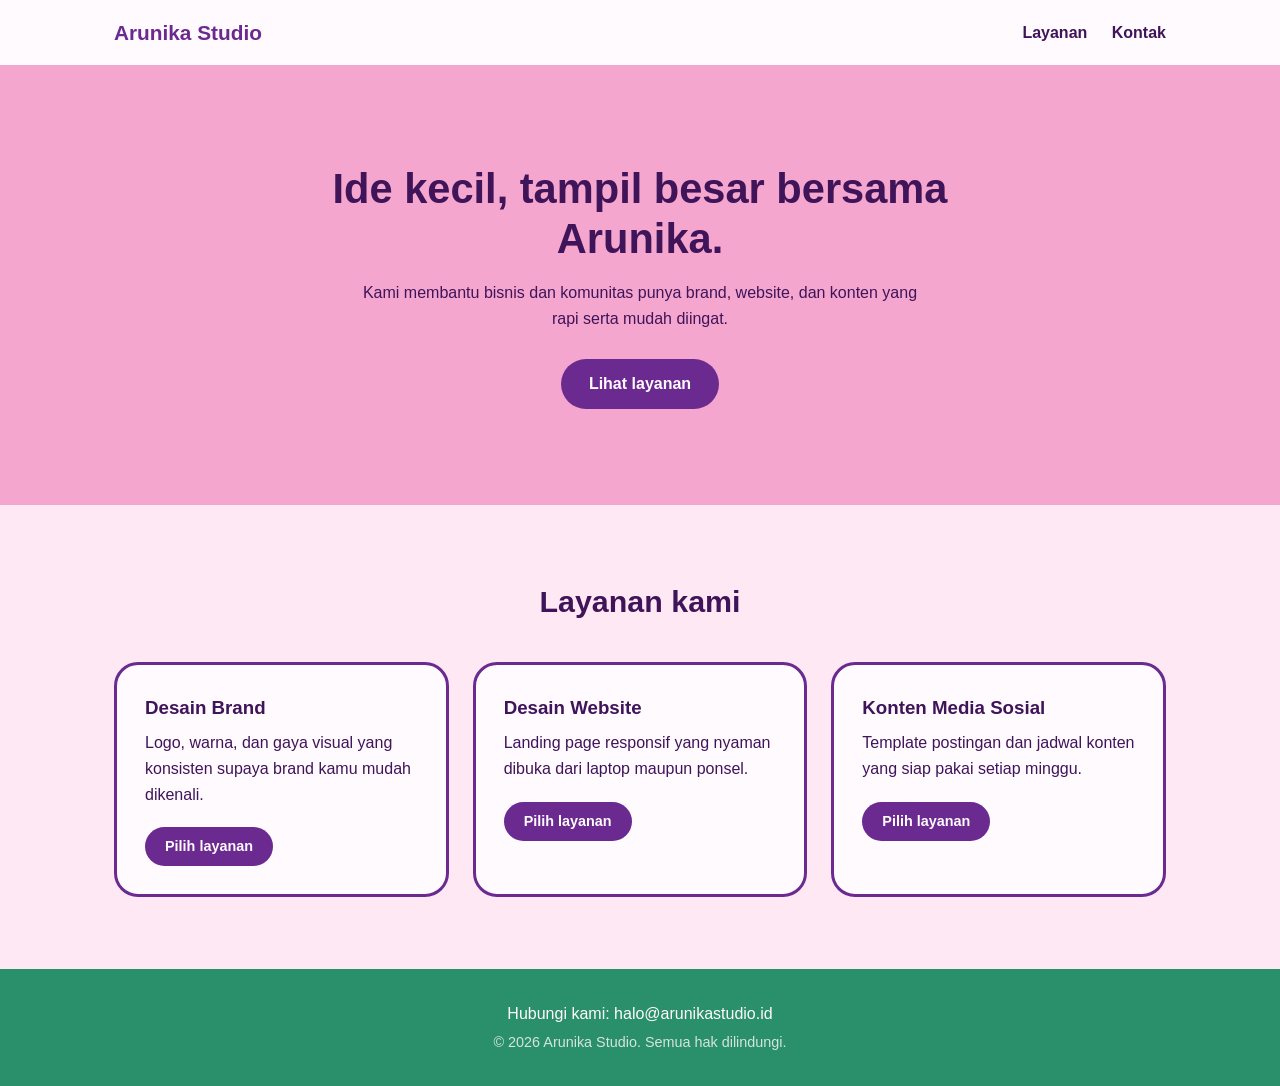
<file: pertemuan 4/contoh2/index.html>
<!DOCTYPE html>
<html lang="id">
<head>
  <meta charset="UTF-8">
  <meta name="viewport" content="width=device-width, initial-scale=1.0">
  <title>Arunika Studio</title>
  <link rel="stylesheet" href="style1.css">
</head>
<body>

  <!-- HEADER -->
  <header class="header">
    <div class="container header__inner">
      <a href="#" class="logo">Arunika Studio</a>
      <nav class="nav">
        <a href="#layanan">Layanan</a>
        <a href="#kontak">Kontak</a>
      </nav>
    </div>
  </header>

  <!-- HERO -->
  <section class="hero">
    <div class="container">
      <h1>Ide kecil, tampil besar bersama Arunika.</h1>
      <p>Kami membantu bisnis dan komunitas punya brand, website, dan konten yang rapi serta mudah diingat.</p>
      <a href="#layanan" class="btn">Lihat layanan</a>
    </div>
  </section>

  <!-- LAYANAN -->
  <section class="services" id="layanan">
    <div class="container">
      <h2>Layanan kami</h2>
      <div class="services__grid">

        <article class="card">
          <h3>Desain Brand</h3>
          <p>Logo, warna, dan gaya visual yang konsisten supaya brand kamu mudah dikenali.</p>
          <a href="#kontak" class="btn btn--small">Pilih layanan</a>
        </article>

        <article class="card">
          <h3>Desain Website</h3>
          <p>Landing page responsif yang nyaman dibuka dari laptop maupun ponsel.</p>
          <a href="#kontak" class="btn btn--small">Pilih layanan</a>
        </article>

        <article class="card">
          <h3>Konten Media Sosial</h3>
          <p>Template postingan dan jadwal konten yang siap pakai setiap minggu.</p>
          <a href="#kontak" class="btn btn--small">Pilih layanan</a>
        </article>

      </div>
    </div>
  </section>

  <!-- FOOTER -->
  <footer class="footer" id="kontak">
    <div class="container">
      <p>Hubungi kami: halo@arunikastudio.id</p>
      <p>&copy; 2026 Arunika Studio. Semua hak dilindungi.</p>
    </div>
  </footer>

</body>
</html>
</file>
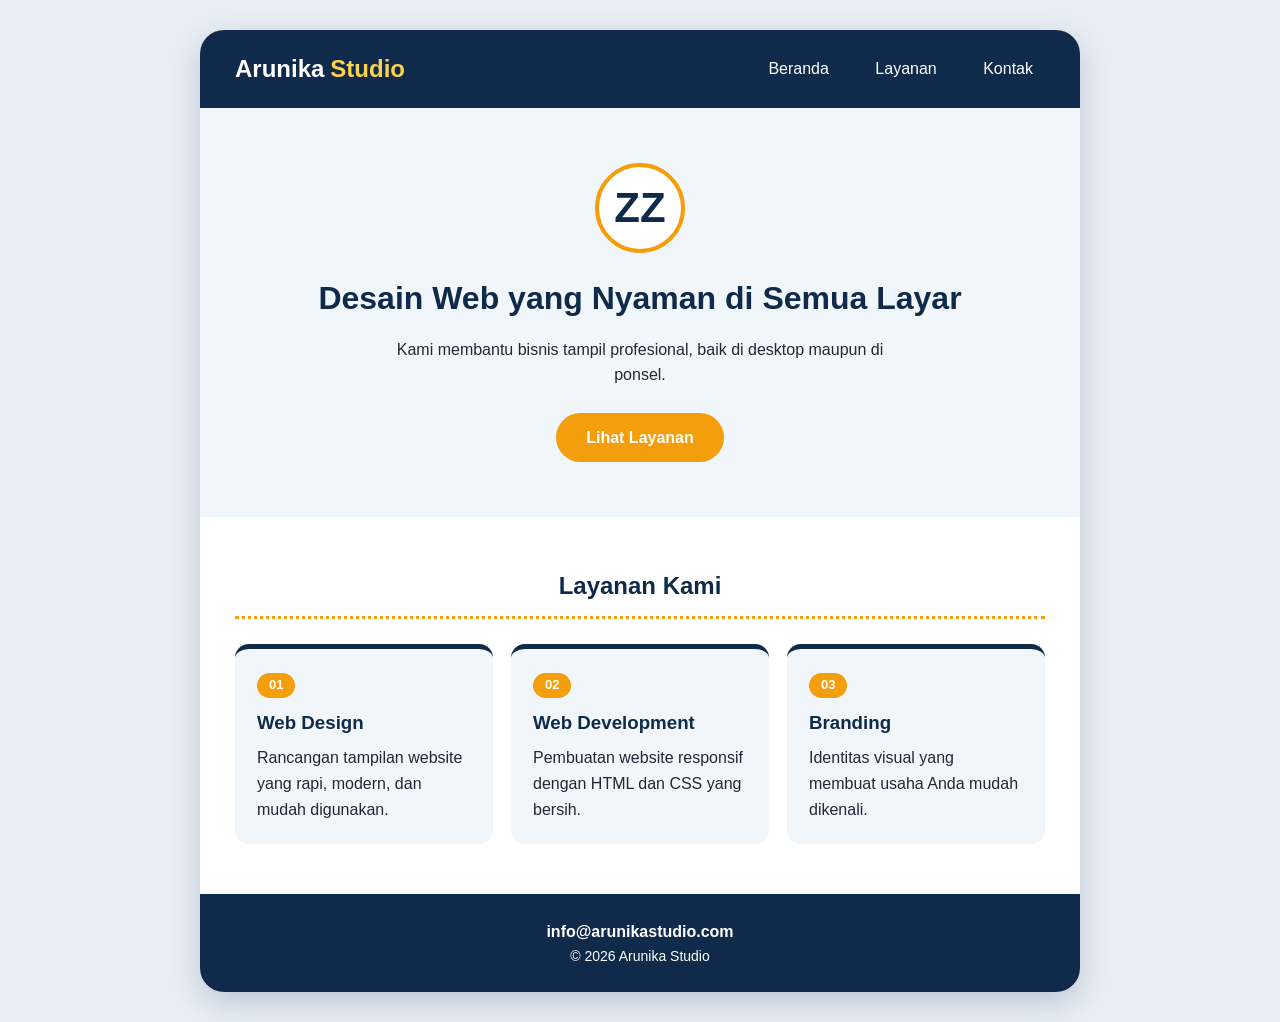
<file: pertemuan 4/Tugas/index.html>
<!DOCTYPE html>
<html lang="id">
<head>
    <meta charset="UTF-8">
    <meta name="viewport" content="width=device-width, initial-scale=1.0">
    <title>Arunika Studio - Landing Page</title>
    <link rel="stylesheet" href="css/style.css">
</head>
<body>

    <div class="page">

        <!-- Header -->
        <header>
            <h1 class="brand">Arunika<span>Studio</span></h1>
            <nav>
                <a href="#hero">Beranda</a>
                <a href="#layanan">Layanan</a>
                <a href="#kontak">Kontak</a>
            </nav>
        </header>

        <!-- Hero -->
        <section id="hero">
            <div class="logo-circle">ZZ</div>
            <h2>Desain Web yang Nyaman di Semua Layar</h2>
            <p>Kami membantu bisnis tampil profesional, baik di desktop maupun di ponsel.</p>
            <a href="#layanan" class="btn">Lihat Layanan</a>
        </section>

        <!-- Tiga Layanan -->
        <section id="layanan">
            <h2 class="heading">Layanan Kami</h2>
            <div class="service-list">
                <div class="service-card">
                    <span class="number">01</span>
                    <h3>Web Design</h3>
                    <p>Rancangan tampilan website yang rapi, modern, dan mudah digunakan.</p>
                </div>
                <div class="service-card">
                    <span class="number">02</span>
                    <h3>Web Development</h3>
                    <p>Pembuatan website responsif dengan HTML dan CSS yang bersih.</p>
                </div>
                <div class="service-card">
                    <span class="number">03</span>
                    <h3>Branding</h3>
                    <p>Identitas visual yang membuat usaha Anda mudah dikenali.</p>
                </div>
            </div>
        </section>

        <!-- Footer -->
        <footer id="kontak">
            <p class="contact">info@arunikastudio.com</p>
            <p>&copy; 2026 Arunika Studio</p>
        </footer>

    </div>

</body>
</html>
</file>
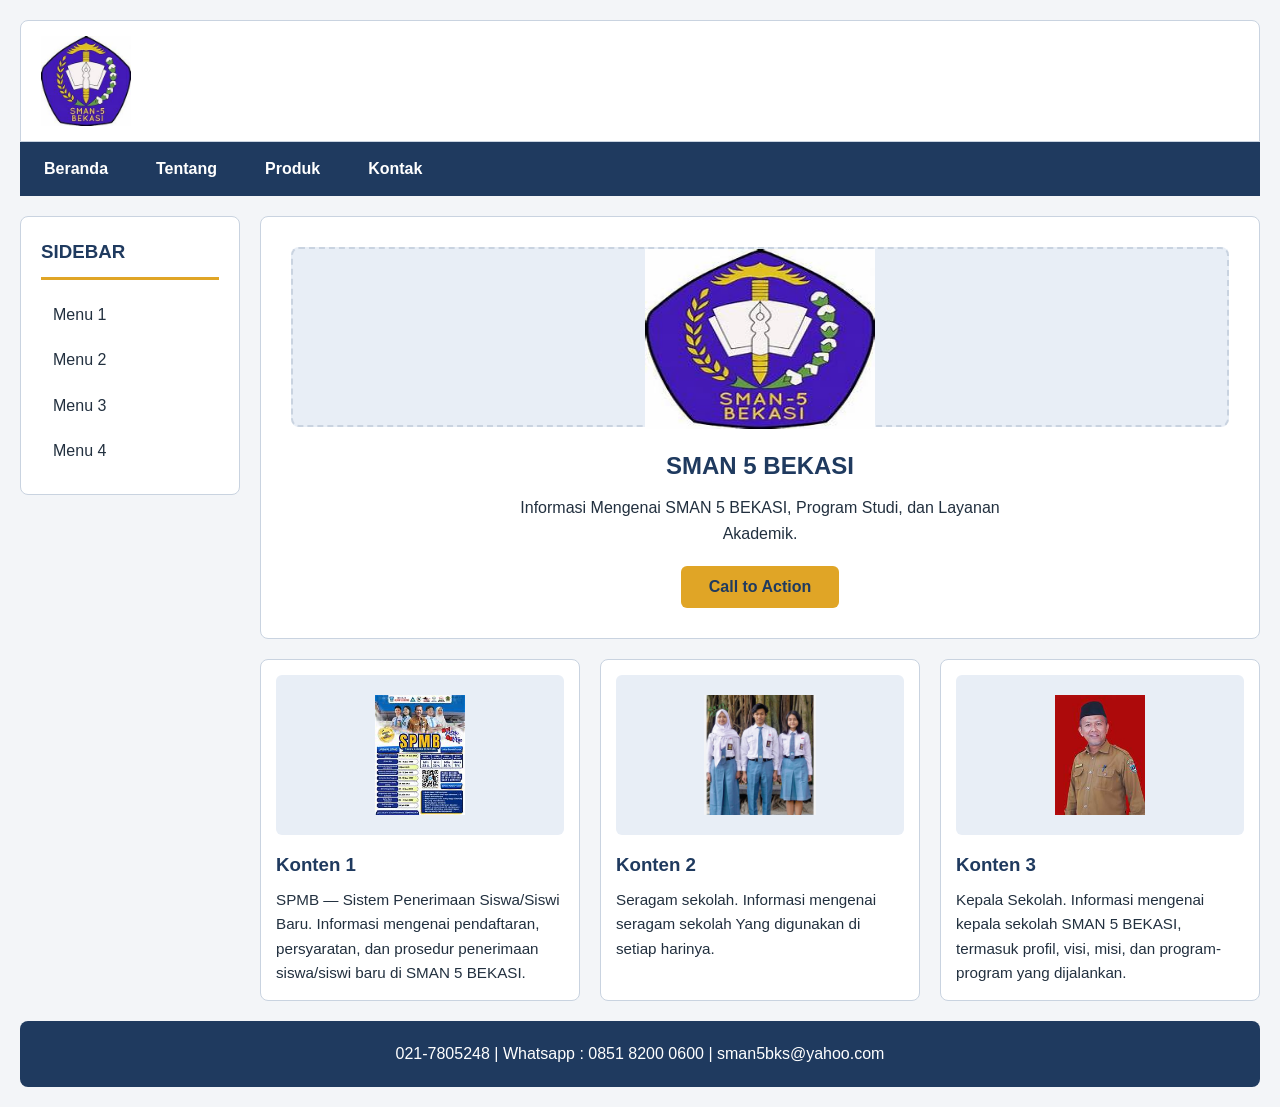
<file: Pertemuan 5/contoh 1/index.html>
<!DOCTYPE html>
<html lang="id">
<head>
    <meta charset="UTF-8">
    <meta name="viewport"
          content="width=device-width, initial-scale=1.0">
    <title>Low Fidelity Wireframe</title>
    <link rel="stylesheet" href="css/style.css">
</head>
<body>

    <!-- Header -->
    <header class="header">
        <div class="logo">
            <img src="img/logo.jpg" alt="Logo SMA SMAN 5 BEKASI" width="150" height="150">
        </div>
        <div class="judul">

        </div>
    </header>

    <!-- Navbar -->
    <nav class="navbar">
        <a href="#">Beranda</a>
        <a href="#">Tentang</a>
        <a href="#">Produk</a>
        <a href="#">Kontak</a>
    </nav>

    <!-- Layout utama -->
    <main class="layout">

        <!-- Sidebar -->
        <aside class="sidebar">
            <h3>SIDEBAR</h3>
            <ul>
                <li>Menu 1</li>
                <li>Menu 2</li>
                <li>Menu 3</li>
                <li>Menu 4</li>
            </ul>
        </aside>

        <!-- Content -->
        <section class="content">
            <div class="hero">
                <div class="image-placeholder">
                    <img src="img/logo.jpg" alt="Logo SMA SMAN 5 BEKASI" width="230" height="180">
                </div>

                <h1>SMAN 5 BEKASI</h1>
                <p>
                    Informasi Mengenai SMAN 5 BEKASI, Program Studi, dan Layanan Akademik.
                </p>

                <button>
                    Call to Action
                </button>
            </div>

            <!-- Card -->
            <div class="card-container">

                <div class="card">
                    <div class="gambar-card">
                        <img src="img/spmb.jpg" alt="Logo SPMB" width="150" height="120">
                    </div>
                    <h3>Konten 1</h3>
                    <p>
                        SPMB — Sistem Penerimaan Siswa/Siswi Baru. Informasi mengenai pendaftaran, persyaratan, dan prosedur penerimaan siswa/siswi baru di SMAN 5 BEKASI.
                    </p>
                </div>

                <div class="card">
                    <div class="gambar-card">
                        <img src="img/seragam.jpg" alt="Seragam sekolah" width="150" height="120">
                    </div>
                    <h3>Konten 2</h3>
                    <p>
                        Seragam sekolah. Informasi mengenai seragam sekolah Yang digunakan di setiap harinya. 
                    </p>
                </div>

                <div class="card">
                    <div class="gambar-card">
                        <img src="img/kepsek.jpg" alt="Kepala Sekolah" width="150" height="120">
                    </div>
                    <h3>Konten 3</h3>
                    <p>
                        Kepala Sekolah. Informasi mengenai kepala sekolah SMAN 5 BEKASI, termasuk profil, visi, misi, dan program-program yang dijalankan.
                    </p>
                </div>

            </div>
        </section>
    </main>

    <!-- Footer -->
    <footer class="footer">
     021-7805248 | Whatsapp : 0851 8200 0600 | sman5bks@yahoo.com
    </footer>
</body>
</html>
</file>
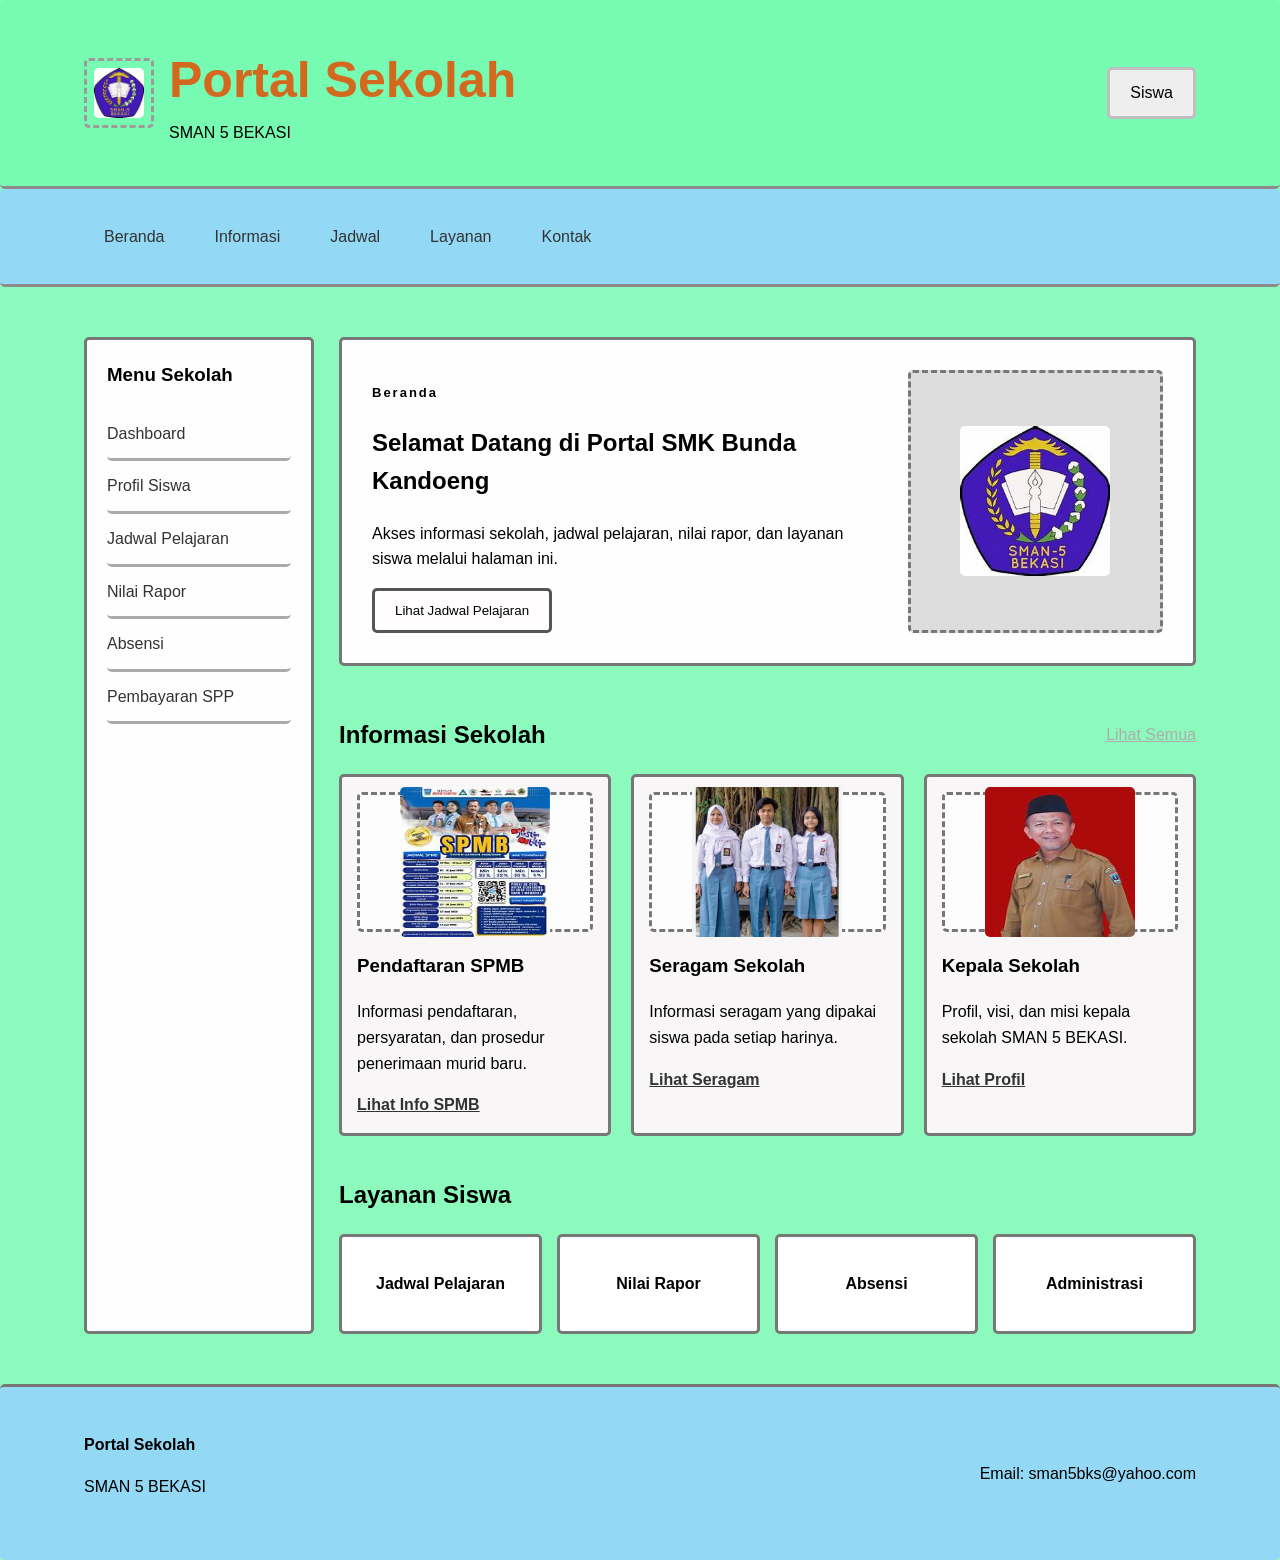
<file: Pertemuan 5/contoh 2/index.html>
<!DOCTYPE html>
<html lang="id">
<head>
    <meta charset="UTF-8">
    <meta name="viewport"
          content="width=device-width, initial-scale=1.0">
    <title>Wireframe Portal Sekolah</title>
    <link rel="stylesheet" href="css/style.css">
</head>
<body>
    <!-- Header -->
    <header>
        <div class="container header-wrapper">
            <div class="brand">
                <div class="logo-placeholder">
                <img src="img/logo.jpg" alt="Logo SMAN 5 BEKASI" width="50" height="50">
                </div>
                <div>
                    <h1>Portal Sekolah</h1>
                    <p>SMAN 5 BEKASI</p>
                </div>
            </div>
            <div class="profile">
                Siswa
            </div>
        </div>
    </header>

    <!-- Navigation -->
    <nav>
        <div class="container nav-wrapper">
            <a href="#beranda">Beranda</a>
            <a href="#informasi">Informasi</a>
            <a href="#jadwal">Jadwal</a>
            <a href="#layanan">Layanan</a>
            <a href="#kontak">Kontak</a>
        </div>
    </nav>

    <!-- Main -->
    <main class="container main-layout">
        <!-- Sidebar -->
        <aside class="sidebar">
            <h3>Menu Sekolah</h3>
            <a href="#">Dashboard</a>
            <a href="#">Profil Siswa</a>
            <a href="#">Jadwal Pelajaran</a>
            <a href="#">Nilai Rapor</a>
            <a href="#">Absensi</a>
            <a href="#">Pembayaran SPP</a>
        </aside>

        <!-- Main Content -->
        <section class="content">
            <!-- Hero -->
            <section id="beranda"
                     class="hero">
                <div class="hero-text">
                    <p class="label">
                        Beranda
                    </p>
                    <h2>
                        Selamat Datang di Portal SMK Bunda Kandoeng
                    </h2>
                    <p>
                        Akses informasi sekolah, jadwal pelajaran,
                        nilai rapor, dan layanan siswa
                        melalui halaman ini.
                    </p>
                    <button>
                        Lihat Jadwal Pelajaran
                    </button>
                </div>
                <div class="hero-image">
                <img src="img/logo.jpg" alt="Logo SMAN 5 BEKASI" width="150" height="150">
                </div>
            </section>

            <!-- Informasi -->
            <section id="informasi"
                     class="informasi">
                <div class="section-title">
                    <h2>Informasi Sekolah</h2>
                    <a href="#">
                        Lihat Semua
                    </a>
                </div>

                <div class="card-grid">
                    <article class="card">
                        <div class="card-image">
                        <img src="img/spmb.jpg" alt="Logo SPMB" width="150" height="150">
                        </div>
                        <h3>Pendaftaran SPMB</h3>
                        <p>
                            Informasi pendaftaran, persyaratan,
                            dan prosedur penerimaan murid baru.
                        </p>
                        <a href="#">
                            Lihat Info SPMB
                        </a>
                    </article>

                    <article class="card">
                        <div class="card-image">
                        <img src="img/seragam.jpg" alt="Seragam sekolah" width="150" height="150">
                        </div>
                        <h3>Seragam Sekolah</h3>
                        <p>
                            Informasi seragam yang dipakai
                            siswa pada setiap harinya.
                        </p>
                        <a href="#">
                            Lihat Seragam
                        </a>
                    </article>

                    <article class="card">
                        <div class="card-image">
                        <img src="img/kepsek.jpg" alt="Kepala Sekolah" width="150" height="150">
                        </div>
                        <h3>Kepala Sekolah</h3>
                        <p>
                            Profil, visi, dan misi kepala
                            sekolah SMAN 5 BEKASI.
                        </p>
                        <a href="#">
                            Lihat Profil
                        </a>
                    </article>
                </div>
            </section>

            <!-- Layanan -->
            <section id="layanan"
                     class="layanan">
                <h2>Layanan Siswa</h2>
                <div class="layanan-grid">
                    <div class="layanan-item">
                        Jadwal Pelajaran
                    </div>
                    <div class="layanan-item">
                        Nilai Rapor
                    </div>
                    <div class="layanan-item">
                        Absensi
                    </div>
                    <div class="layanan-item">
                        Administrasi
                    </div>
                </div>
            </section>
        </section>
    </main>

    <!-- Footer -->
    <footer id="kontak">
        <div class="container footer-wrapper">
            <div>
                <strong>Portal Sekolah</strong>
                <p>
                    SMAN 5 BEKASI
                </p>
            </div>
            <div>
                Email: sman5bks@yahoo.com
            </div>
        </div>
    </footer>
</body>
</html>
</file>
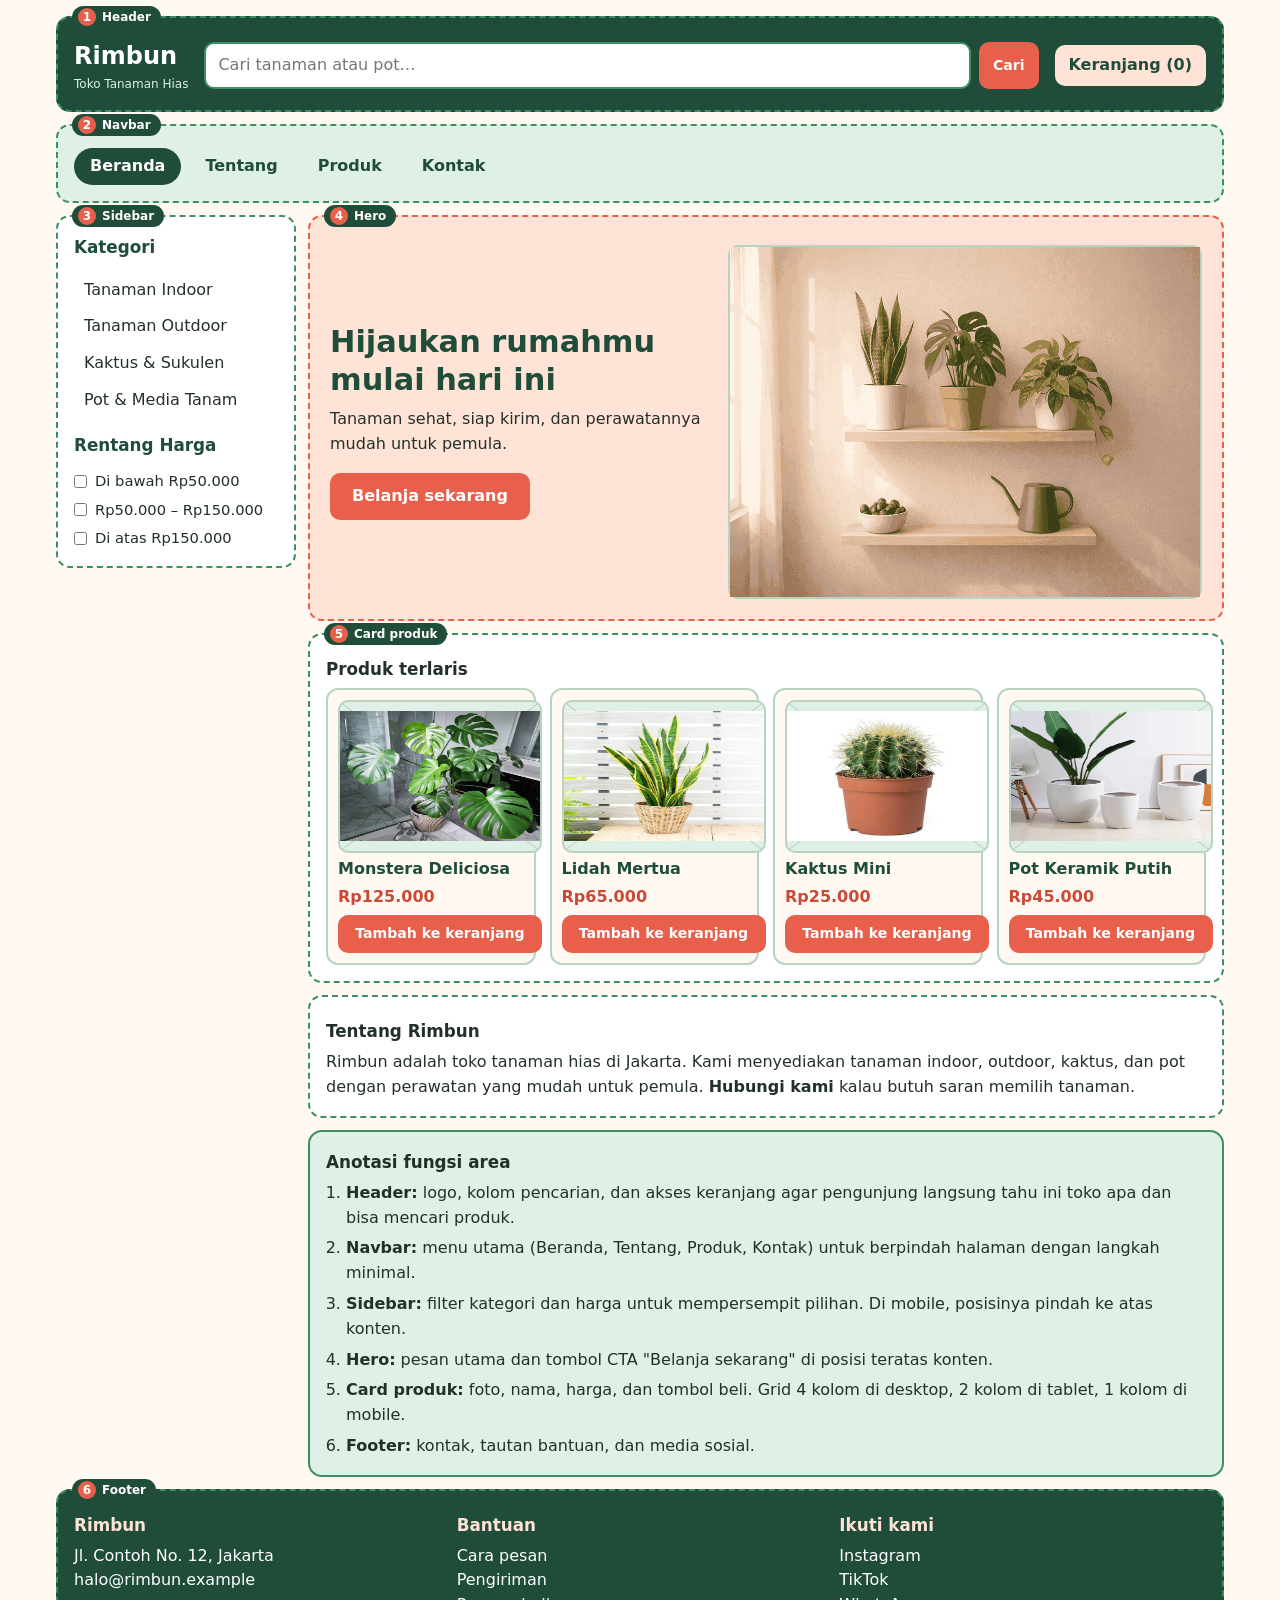
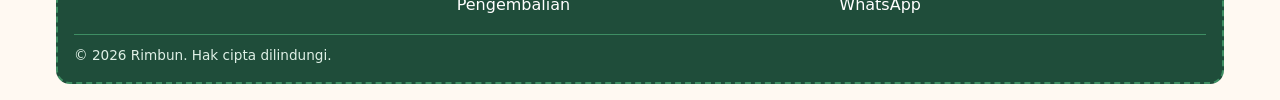
<file: Pertemuan 5/Tugas/index.html>
<!DOCTYPE html>
<html lang="id">
<head>
  <meta charset="UTF-8">
  <meta name="viewport" content="width=device-width, initial-scale=1">
  <title>Wireframe Toko Online Rimbun – Pertemuan 5</title>
  <link rel="stylesheet" href="css/style.css">
</head>
<body>

  <header class="header" id="atas">
    <span class="note" data-n="1">Header</span>
    <div class="logo">Rimbun <small>Toko Tanaman Hias</small></div>
    <form class="search" role="search">
      <input type="search" placeholder="Cari tanaman atau pot…" aria-label="Cari produk">
      <button type="button" class="btn btn-small">Cari</button>
    </form>
    <a href="#produk" class="cart" id="keranjang" aria-label="Keranjang belanja">Keranjang (0)</a>
  </header>

  <nav class="navbar" aria-label="Menu utama">
    <span class="note" data-n="2">Navbar</span>
    <ul>
      <li><a href="#beranda" class="active">Beranda</a></li>
      <li><a href="#tentang">Tentang</a></li>
      <li><a href="#produk">Produk</a></li>
      <li><a href="#kontak">Kontak</a></li>
    </ul>
  </nav>

  <div class="layout">

    <aside class="sidebar">
      <span class="note" data-n="3">Sidebar</span>
      <h2>Kategori</h2>
      <ul>
        <li><a href="#produk">Tanaman Indoor</a></li>
        <li><a href="#produk">Tanaman Outdoor</a></li>
        <li><a href="#produk">Kaktus &amp; Sukulen</a></li>
        <li><a href="#produk">Pot &amp; Media Tanam</a></li>
      </ul>
      <h2>Rentang Harga</h2>
      <label><input type="checkbox"> Di bawah Rp50.000</label>
      <label><input type="checkbox"> Rp50.000 – Rp150.000</label>
      <label><input type="checkbox"> Di atas Rp150.000</label>
    </aside>

    <main class="main">

      <section class="hero" id="beranda">
        <span class="note" data-n="4">Hero</span>
        <div class="hero-text">
          <h1>Hijaukan rumahmu mulai hari ini</h1>
          <p>Tanaman sehat, siap kirim, dan perawatannya mudah untuk pemula.</p>
          <a href="#produk" class="btn">Belanja sekarang</a>
        </div>
        <div class="img-ph hero-img"><img src="images/RumahcHIjau.png" alt="Tanaman hias di rak dinding" width="470" height="350"></div>
      </section>

      <section class="products" id="produk">
        <span class="note" data-n="5">Card produk</span>
        <h2>Produk terlaris</h2>
        <div class="grid">
          <article class="card">
            <div class="img-ph"><img src="images/Monstera Deliciosa.jpg" alt="Monstera Deliciosa dalam pot anyaman" width="200" height="130"></div>
            <h3>Monstera Deliciosa</h3>
            <p class="price">Rp125.000</p>
            <a href="#keranjang" class="btn btn-small">Tambah ke keranjang</a>
          </article>
          <article class="card">
            <div class="img-ph"><img src="images/Lidah Mertua.jpg" alt="Lidah Mertua dalam pot rotan" width="200" height="130"></div>
            <h3>Lidah Mertua</h3>
            <p class="price">Rp65.000</p>
            <a href="#keranjang" class="btn btn-small">Tambah ke keranjang</a>
          </article>
          <article class="card">
            <div class="img-ph"><img src="images/Kaktus Mini.jpg" alt="Kaktus mini dalam pot oranye" width="200" height="130"></div>
            <h3>Kaktus Mini</h3>
            <p class="price">Rp25.000</p>
            <a href="#keranjang" class="btn btn-small">Tambah ke keranjang</a>
          </article>
          <article class="card">
            <div class="img-ph"><img src="images/Pot Keramik Putih.jpg" alt="Tiga pot keramik putih" width="200" height="130"></div>
            <h3>Pot Keramik Putih</h3>
            <p class="price">Rp45.000</p>
            <a href="#keranjang" class="btn btn-small">Tambah ke keranjang</a>
          </article>
        </div>
      </section>

      <section class="products" id="tentang">
        <h2>Tentang Rimbun</h2>
        <p>Rimbun adalah toko tanaman hias di Jakarta. Kami menyediakan tanaman indoor, outdoor, kaktus, dan pot dengan perawatan yang mudah untuk pemula. <a href="#kontak"><strong>Hubungi kami</strong></a> kalau butuh saran memilih tanaman.</p>
      </section>

      <section class="annotations">
        <h2>Anotasi fungsi area</h2>
        <ol>
          <li><strong>Header:</strong> logo, kolom pencarian, dan akses keranjang agar pengunjung langsung tahu ini toko apa dan bisa mencari produk.</li>
          <li><strong>Navbar:</strong> menu utama (Beranda, Tentang, Produk, Kontak) untuk berpindah halaman dengan langkah minimal.</li>
          <li><strong>Sidebar:</strong> filter kategori dan harga untuk mempersempit pilihan. Di mobile, posisinya pindah ke atas konten.</li>
          <li><strong>Hero:</strong> pesan utama dan tombol CTA "Belanja sekarang" di posisi teratas konten.</li>
          <li><strong>Card produk:</strong> foto, nama, harga, dan tombol beli. Grid 4 kolom di desktop, 2 kolom di tablet, 1 kolom di mobile.</li>
          <li><strong>Footer:</strong> kontak, tautan bantuan, dan media sosial.</li>
        </ol>
      </section>

    </main>
  </div>

  <footer class="footer" id="kontak">
    <span class="note" data-n="6">Footer</span>
    <div>
      <h2><a href="#atas">Rimbun</a></h2>
      <p>Jl. Contoh No. 12, Jakarta<br>halo@rimbun.example</p>
    </div>
    <div>
      <h2>Bantuan</h2>
      <p><a href="#tentang">Cara pesan</a><br><a href="#tentang">Pengiriman</a><br><a href="#tentang">Pengembalian</a></p>
    </div>
    <div>
      <h2>Ikuti kami</h2>
      <p><a href="#atas">Instagram</a><br><a href="#atas">TikTok</a><br><a href="#atas">WhatsApp</a></p>
    </div>
    <p class="copy">© 2026 Rimbun. Hak cipta dilindungi.</p>
  </footer>

</body>
</html>
</file>
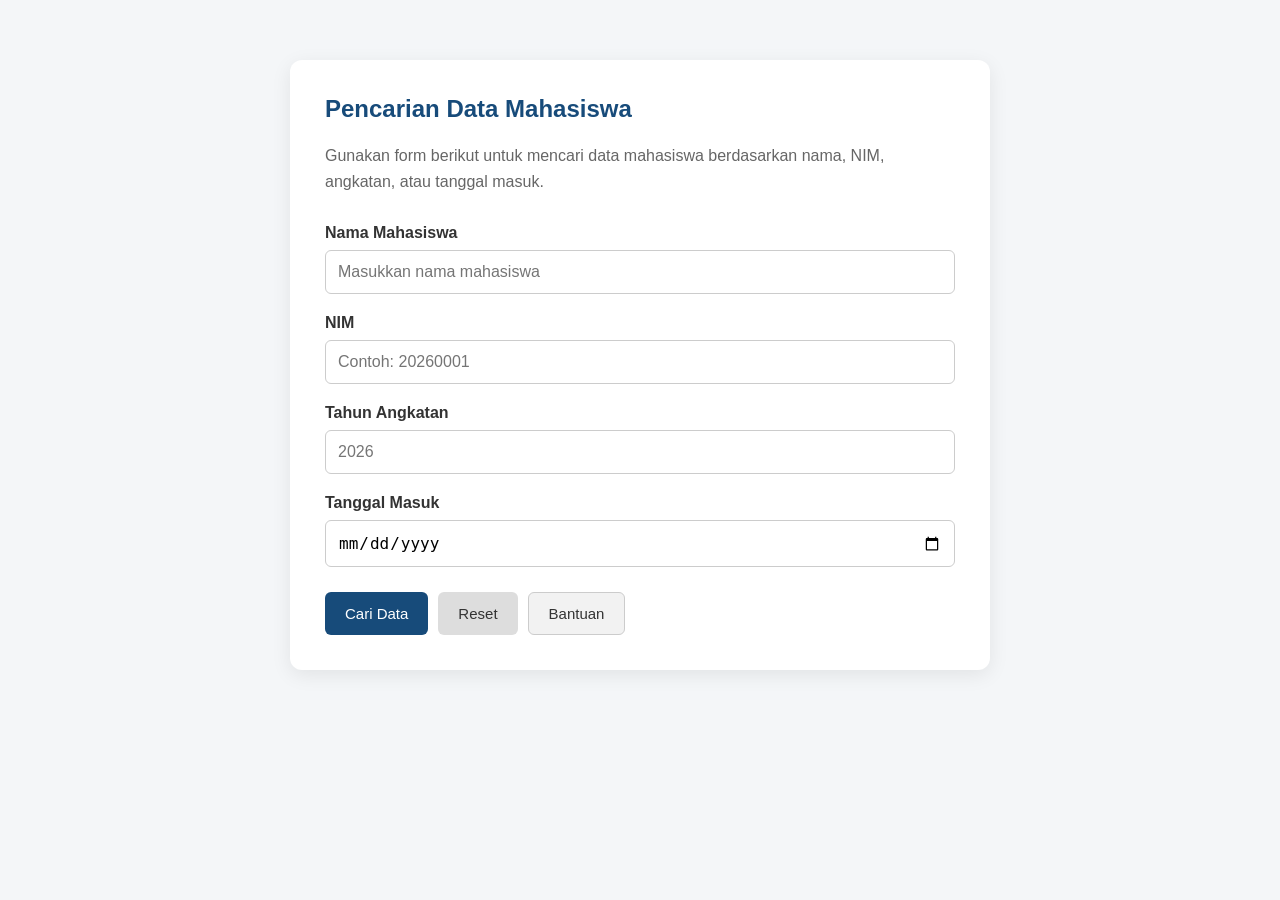
<file: Pertemuan 7/contoh-1/index.html>
<!DOCTYPE html>
<html lang="id">
<head>
    <meta charset="UTF-8">
    <meta name="viewport"
          content="width=device-width, initial-scale=1.0">
    <title>Form Pencarian Mahasiswa</title>
    <link rel="stylesheet" href="css/style.css">
</head>
<body>

    <main class="container">
        <section class="form-card">

            <h1>Pencarian Data Mahasiswa</h1>

            <p class="description">
                Gunakan form berikut untuk mencari data mahasiswa
                berdasarkan nama, NIM, angkatan, atau tanggal masuk.
            </p>

            <!--
                Method GET digunakan karena form ini
                digunakan untuk pencarian data.
            -->
            <form action="hasilpencarian.html"
                  method="get">

                <!-- Input Text -->
                <div class="form-group">
                    <label for="nama">
                        Nama Mahasiswa
                    </label>

                    <input
                        type="text"
                        id="nama"
                        name="nama"
                        placeholder="Masukkan nama mahasiswa">
                </div>

                <!-- Input Text -->
                <div class="form-group">
                    <label for="nim">
                        NIM
                    </label>

                    <input
                        type="text"
                        id="nim"
                        name="nim"
                        placeholder="Contoh: 20260001">
                </div>

                <!-- Input Number -->
                <div class="form-group">
                    <label for="angkatan">
                        Tahun Angkatan
                    </label>

                    <input
                        type="number"
                        id="angkatan"
                        name="angkatan"
                        min="2020"
                        max="2030"
                        placeholder="2026">
                </div>

                <!-- Input Date -->
                <div class="form-group">
                    <label for="tanggal">
                        Tanggal Masuk
                    </label>

                    <input
                        type="date"
                        id="tanggal"
                        name="tanggal">
                </div>

                <!-- Button -->
                <div class="button-group">
                    <button
                        type="submit"
                        class="btn btn-primary">
                        Cari Data
                    </button>

                    <button
                        type="reset"
                        class="btn btn-secondary">
                        Reset
                    </button>

                    <button
                        type="button"
                        class="btn btn-neutral">
                        Bantuan
                    </button>
                </div>

            </form>
        </section>
    </main>

</body>
</html>
</file>
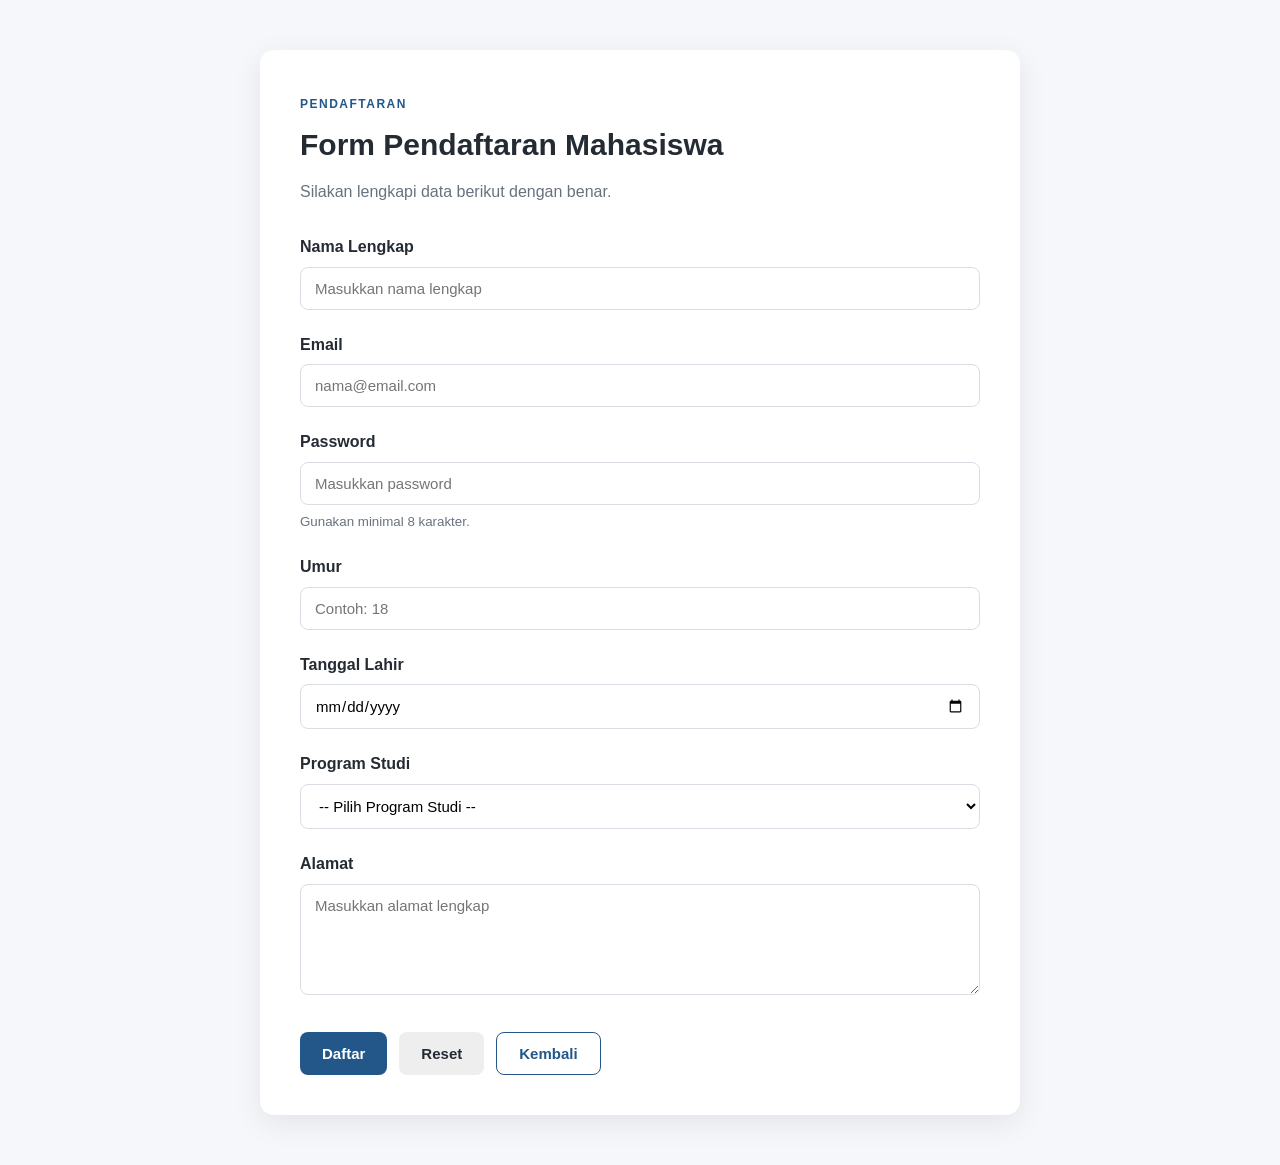
<file: Pertemuan 7/contoh-2/index.html>
<!DOCTYPE html>
<html lang="id">
<head>
    <meta charset="UTF-8">
    <meta name="viewport"
          content="width=device-width, initial-scale=1.0">
    <title>Form Pendaftaran Mahasiswa</title>
    <link rel="stylesheet"
          href="css/style.css">
</head>
<body>

    <main class="container">
        <section class="registration-card">

            <div class="form-header">
                <span class="label">
                    PENDAFTARAN
                </span>
                <h1>
                    Form Pendaftaran Mahasiswa
                </h1>
                <p>
                    Silakan lengkapi data berikut dengan benar.
                </p>
            </div>

            <!--
                Method POST digunakan karena
                data pendaftaran dikirim melalui
                body HTTP request.
            -->
            <form
                action="/proses-pendaftaran"
                method="post">

                <!-- Nama -->
                <div class="form-group">
                    <label for="nama">
                        Nama Lengkap
                    </label>
                    <input
                        type="text"
                        id="nama"
                        name="nama"
                        placeholder="Masukkan nama lengkap"
                        required>
                </div>

                <!-- Email -->
                <div class="form-group">
                    <label for="email">
                        Email
                    </label>
                    <input
                        type="email"
                        id="email"
                        name="email"
                        placeholder="nama@email.com"
                        required>
                </div>

                <!-- Password -->
                <div class="form-group">
                    <label for="password">
                        Password
                    </label>
                    <input
                        type="password"
                        id="password"
                        name="password"
                        placeholder="Masukkan password"
                        required>
                    <small>
                        Gunakan minimal 8 karakter.
                    </small>
                </div>

                <!-- Umur -->
                <div class="form-group">
                    <label for="umur">
                        Umur
                    </label>
                    <input
                        type="number"
                        id="umur"
                        name="umur"
                        min="16"
                        max="80"
                        placeholder="Contoh: 18">
                </div>

                <!-- Tanggal Lahir -->
                <div class="form-group">
                    <label for="tanggal-lahir">
                        Tanggal Lahir
                    </label>
                    <input
                        type="date"
                        id="tanggal-lahir"
                        name="tanggal_lahir"
                        required>
                </div>

                <!-- Program Studi -->
                <div class="form-group">
                    <label for="program-studi">
                        Program Studi
                    </label>
                    <select
                        id="program-studi"
                        name="program_studi"
                        required>
                        <option value="">
                            -- Pilih Program Studi --
                        </option>
                        <option value="informatika">
                            Teknik Informatika
                        </option>
                        <option value="mesin">
                            Teknik Mesin
                        </option>
                        <option value="elektro">
                            Teknik Elektro
                        </option>
                        <option value="sipil">
                            Teknik Sipil
                        </option>
                    </select>
                </div>

                <!-- Alamat -->
                <div class="form-group">
                    <label for="alamat">
                        Alamat
                    </label>
                    <textarea
                        id="alamat"
                        name="alamat"
                        rows="5"
                        placeholder="Masukkan alamat lengkap"></textarea>
                </div>

                <!-- Button -->
                <div class="button-group">
                    <button
                        type="submit"
                        class="btn btn-primary">
                        Daftar
                    </button>

                    <button
                        type="reset"
                        class="btn btn-reset">
                        Reset
                    </button>

                    <button
                        type="button"
                        class="btn btn-secondary">
                        Kembali
                    </button>
                </div>

            </form>
        </section>
    </main>

</body>
</html>
</file>
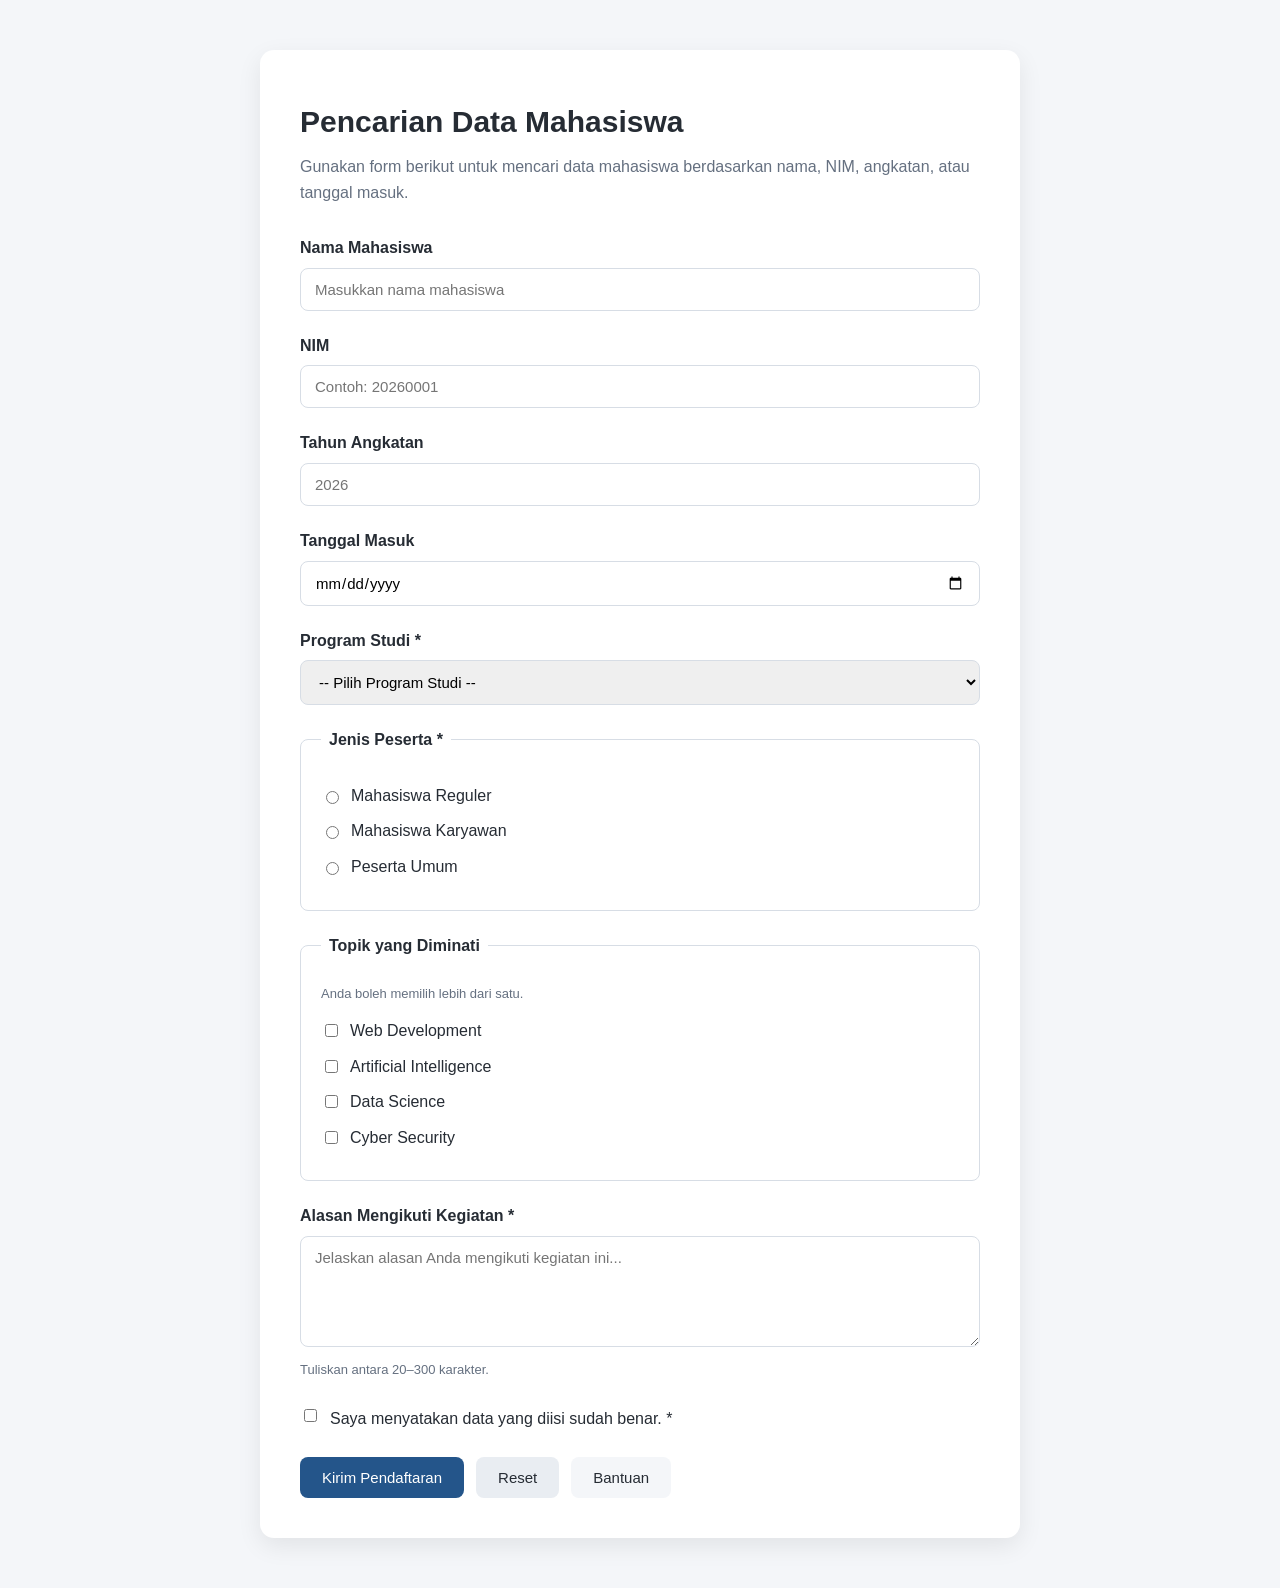
<file: Pertemuan 8/contoh-1/index.html>
<!DOCTYPE html>
<html lang="id">
<head>
    <meta charset="UTF-8">
    <meta name="viewport" content="width=device-width, initial-scale=1.0">
    <title>Form Pencarian Mahasiswa</title>
    <link rel="stylesheet" href="css/style.css">
</head>
<body>
    <main class="container">
        <section class="form-card">
            <header class="form-header">
                <h1>Pencarian Data Mahasiswa</h1>
                <p class="description">
                    Gunakan form berikut untuk mencari data mahasiswa
                    berdasarkan nama, NIM, angkatan, atau tanggal masuk.
                </p>
            </header>

            <!-- Method GET digunakan karena form ini untuk pencarian data -->
            <form action="hasil-pencarian.html" method="get">
                <div class="form-group">
                    <label for="nama">Nama Mahasiswa</label>
                    <input type="text" id="nama" name="nama"
                           placeholder="Masukkan nama mahasiswa">
                </div>

                <div class="form-group">
                    <label for="nim">NIM</label>
                    <input type="text" id="nim" name="nim"
                           placeholder="Contoh: 20260001">
                </div>

                <div class="form-group">
                    <label for="angkatan">Tahun Angkatan</label>
                    <input type="number" id="angkatan" name="angkatan"
                           min="2020" max="2030" placeholder="2026">
                </div>

                <div class="form-group">
                    <label for="tanggal">Tanggal Masuk</label>
                    <input type="date" id="tanggal" name="tanggal">
                </div>

                <div class="form-group">
                    <label for="program-studi">Program Studi *</label>
                    <select id="program-studi" name="program_studi" required>
                        <option value="">-- Pilih Program Studi --</option>
                        <option value="informatika">Teknik Informatika</option>
                        <option value="mesin">Teknik Mesin</option>
                        <option value="elektro">Teknik Elektro</option>
                        <option value="sipil">Teknik Sipil</option>
                    </select>
                </div>

                <fieldset>
                    <legend>Jenis Peserta *</legend>
                    <div class="option">
                        <input type="radio" id="reguler" name="jenis_peserta"
                               value="reguler" required>
                        <label for="reguler">Mahasiswa Reguler</label>
                    </div>
                    <div class="option">
                        <input type="radio" id="karyawan" name="jenis_peserta"
                               value="karyawan">
                        <label for="karyawan">Mahasiswa Karyawan</label>
                    </div>
                    <div class="option">
                        <input type="radio" id="umum" name="jenis_peserta"
                               value="umum">
                        <label for="umum">Peserta Umum</label>
                    </div>
                </fieldset>

                <fieldset>
                    <legend>Topik yang Diminati</legend>
                    <p class="instruction">Anda boleh memilih lebih dari satu.</p>

                    <div class="option">
                        <input type="checkbox" id="web" name="minat[]" value="web">
                        <label for="web">Web Development</label>
                    </div>
                    <div class="option">
                        <input type="checkbox" id="ai" name="minat[]" value="ai">
                        <label for="ai">Artificial Intelligence</label>
                    </div>
                    <div class="option">
                        <input type="checkbox" id="data" name="minat[]" value="data">
                        <label for="data">Data Science</label>
                    </div>
                    <div class="option">
                        <input type="checkbox" id="cyber" name="minat[]" value="cyber">
                        <label for="cyber">Cyber Security</label>
                    </div>
                </fieldset>

                <div class="form-group">
                    <label for="alasan">Alasan Mengikuti Kegiatan *</label>
                    <textarea id="alasan" name="alasan" rows="5"
                              minlength="20" maxlength="300"
                              placeholder="Jelaskan alasan Anda mengikuti kegiatan ini..."
                              required></textarea>
                    <small>Tuliskan antara 20–300 karakter.</small>
                </div>

                <div class="agreement">
                    <input type="checkbox" id="persetujuan" name="persetujuan"
                           value="setuju" required>
                    <label for="persetujuan">
                        Saya menyatakan data yang diisi sudah benar. *
                    </label>
                </div>

                <div class="button-group">
                    <button type="submit" class="btn btn-primary">
                        Kirim Pendaftaran
                    </button>
                    <button type="reset" class="btn btn-secondary">
                        Reset
                    </button>
                    <button type="button" class="btn btn-neutral">
                        Bantuan
                    </button>
                </div>
            </form>
        </section>
    </main>
</body>
</html>
</file>
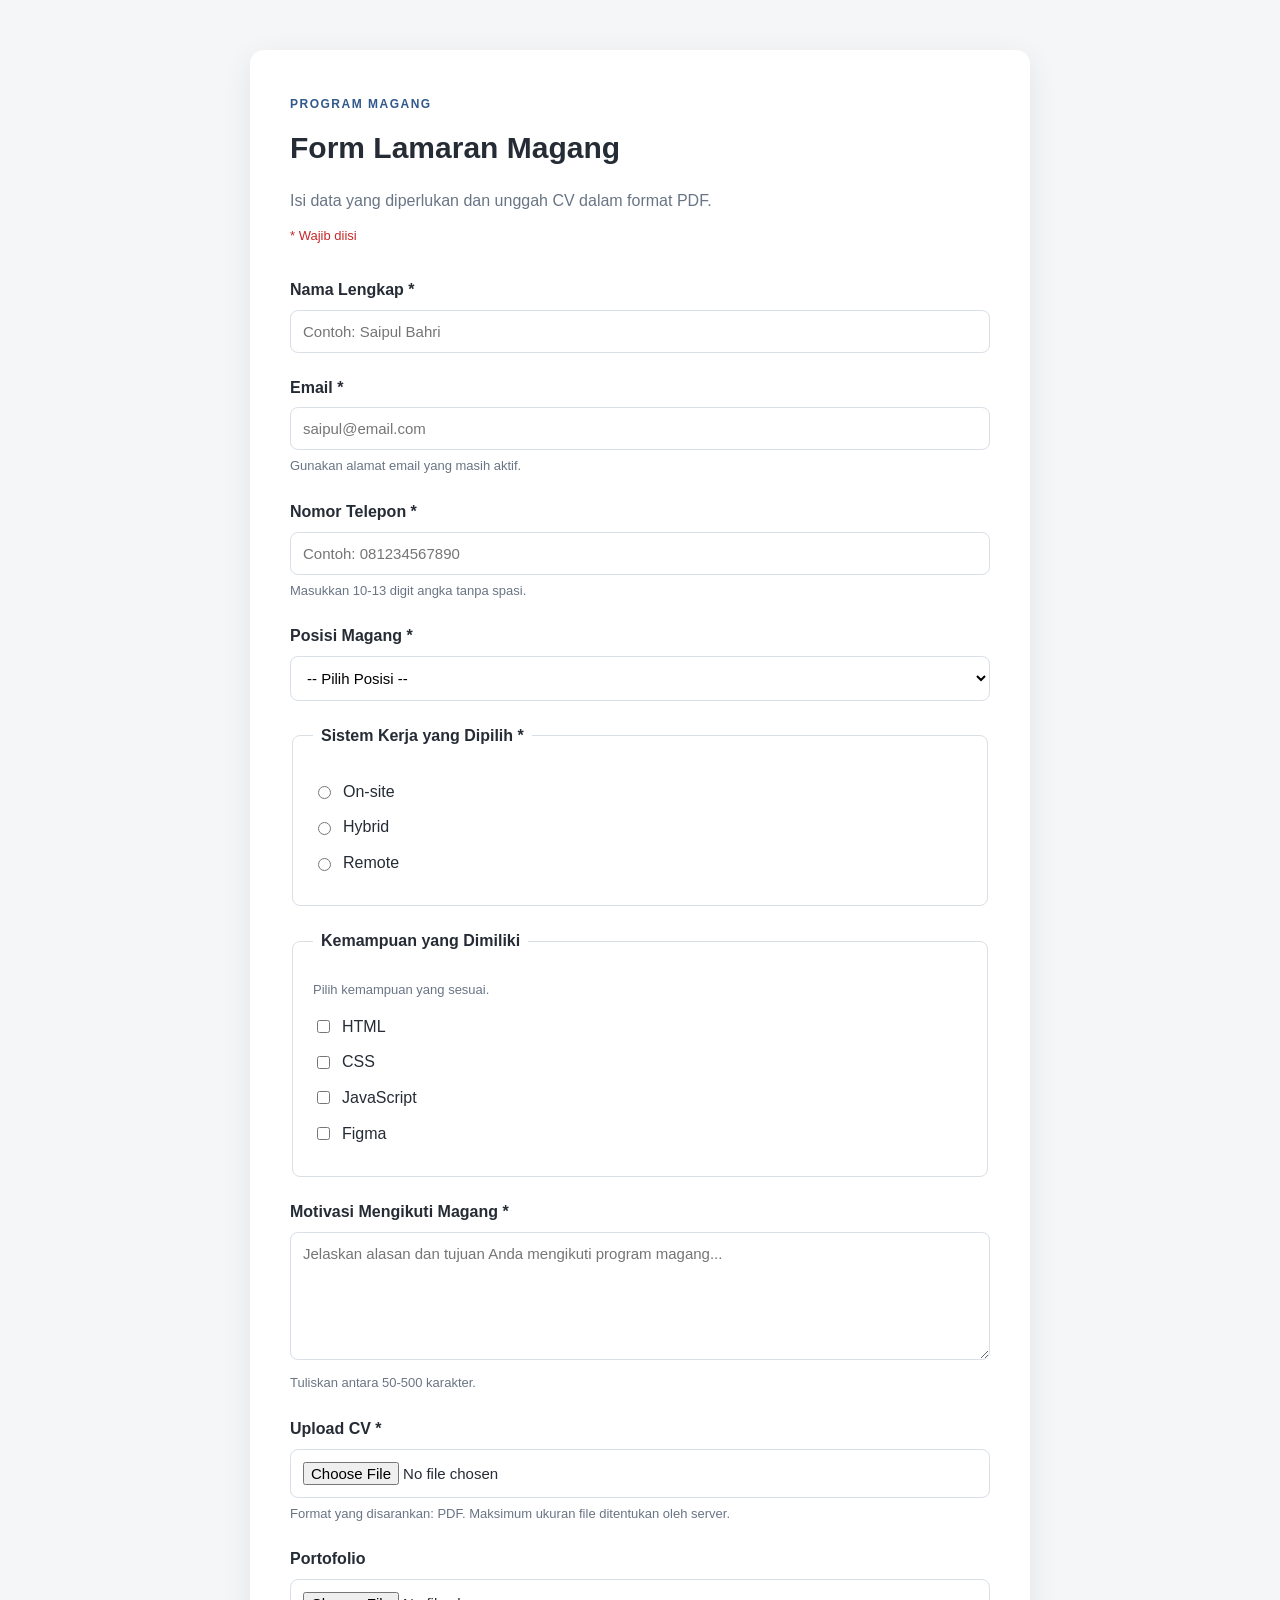
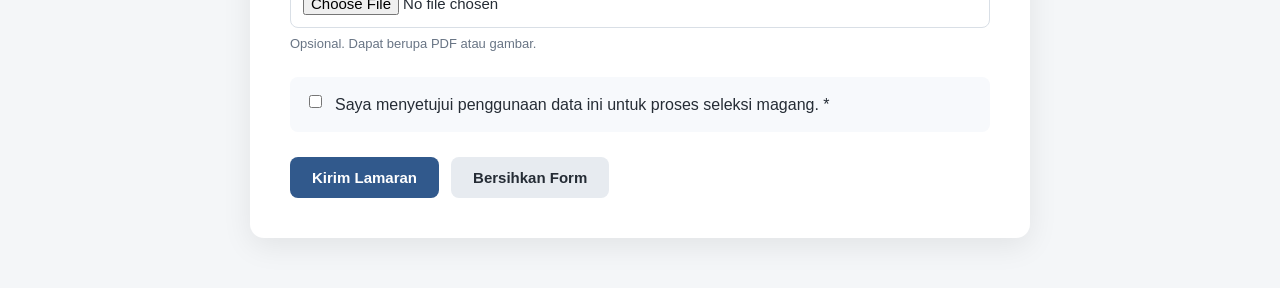
<file: Pertemuan 8/contoh-2/index.html>
<!DOCTYPE html>
<html lang="id">
<head>
    <meta charset="UTF-8">
    <meta name="viewport" content="width=device-width, initial-scale=1.0">
    <title>Form Lamaran Magang</title>
    <link rel="stylesheet" href="css/style.css">
</head>
<body>
    <main class="container">
        <section class="form-card">
            <header class="form-header">
                <span class="label-top">PROGRAM MAGANG</span>
                <h1>Form Lamaran Magang</h1>
                <p>Isi data yang diperlukan dan unggah CV dalam format PDF.</p>
                <p class="required-info">* Wajib diisi</p>
            </header>

            <!-- enctype multipart/form-data dibutuhkan untuk pengiriman file -->
            <form action="/proses-lamaran" method="post"
                  enctype="multipart/form-data">

                <div class="form-group">
                    <label for="nama">Nama Lengkap *</label>
                    <input type="text" id="nama" name="nama"
                           minlength="3" maxlength="60"
                           placeholder="Contoh: Saipul Bahri" required>
                </div>

                <div class="form-group">
                    <label for="email">Email *</label>
                    <input type="email" id="email" name="email"
                           placeholder="saipul@email.com" required>
                    <small>Gunakan alamat email yang masih aktif.</small>
                </div>

                <div class="form-group">
                    <label for="telepon">Nomor Telepon *</label>
                    <input type="text" id="telepon" name="telepon"
                           pattern="[0-9]{10,13}" minlength="10" maxlength="13"
                           placeholder="Contoh: 081234567890" required>
                    <small>Masukkan 10-13 digit angka tanpa spasi.</small>
                </div>

                <div class="form-group">
                    <label for="posisi">Posisi Magang *</label>
                    <select id="posisi" name="posisi" required>
                        <option value="">-- Pilih Posisi --</option>
                        <option value="frontend">Front-End Developer</option>
                        <option value="backend">Back-End Developer</option>
                        <option value="uiux">UI/UX Designer</option>
                        <option value="data">Data Analyst</option>
                    </select>
                </div>

                <fieldset>
                    <legend>Sistem Kerja yang Dipilih *</legend>
                    <div class="option">
                        <input type="radio" id="onsite" name="sistem_kerja"
                               value="onsite" required>
                        <label for="onsite">On-site</label>
                    </div>
                    <div class="option">
                        <input type="radio" id="hybrid" name="sistem_kerja"
                               value="hybrid">
                        <label for="hybrid">Hybrid</label>
                    </div>
                    <div class="option">
                        <input type="radio" id="remote" name="sistem_kerja"
                               value="remote">
                        <label for="remote">Remote</label>
                    </div>
                </fieldset>

                <fieldset>
                    <legend>Kemampuan yang Dimiliki</legend>
                    <p class="instruction">Pilih kemampuan yang sesuai.</p>

                    <div class="option">
                        <input type="checkbox" id="html" name="keahlian[]" value="html">
                        <label for="html">HTML</label>
                    </div>
                    <div class="option">
                        <input type="checkbox" id="css" name="keahlian[]" value="css">
                        <label for="css">CSS</label>
                    </div>
                    <div class="option">
                        <input type="checkbox" id="javascript"
                               name="keahlian[]" value="javascript">
                        <label for="javascript">JavaScript</label>
                    </div>
                    <div class="option">
                        <input type="checkbox" id="figma" name="keahlian[]" value="figma">
                        <label for="figma">Figma</label>
                    </div>
                </fieldset>

                <div class="form-group">
                    <label for="motivasi">Motivasi Mengikuti Magang *</label>
                    <textarea id="motivasi" name="motivasi" rows="6"
                              minlength="50" maxlength="500"
                              placeholder="Jelaskan alasan dan tujuan Anda mengikuti program magang..."
                              required></textarea>
                    <small>Tuliskan antara 50-500 karakter.</small>
                </div>

                <div class="form-group">
                    <label for="cv">Upload CV *</label>
                    <input type="file" id="cv" name="cv"
                           accept=".pdf,application/pdf" required>
                    <small>
                        Format yang disarankan: PDF.
                        Maksimum ukuran file ditentukan oleh server.
                    </small>
                </div>

                <div class="form-group">
                    <label for="portofolio">Portofolio</label>
                    <input type="file" id="portofolio" name="portofolio"
                           accept=".pdf,.jpg,.jpeg,.png">
                    <small>Opsional. Dapat berupa PDF atau gambar.</small>
                </div>

                <div class="agreement">
                    <input type="checkbox" id="persetujuan" name="persetujuan"
                           value="setuju" required>
                    <label for="persetujuan">
                        Saya menyetujui penggunaan data ini untuk proses seleksi magang. *
                    </label>
                </div>

                <div class="button-group">
                    <button type="submit" class="btn btn-primary">
                        Kirim Lamaran
                    </button>
                    <button type="reset" class="btn btn-secondary">
                        Bersihkan Form
                    </button>
                </div>
            </form>
        </section>
    </main>
</body>
</html>
</file>
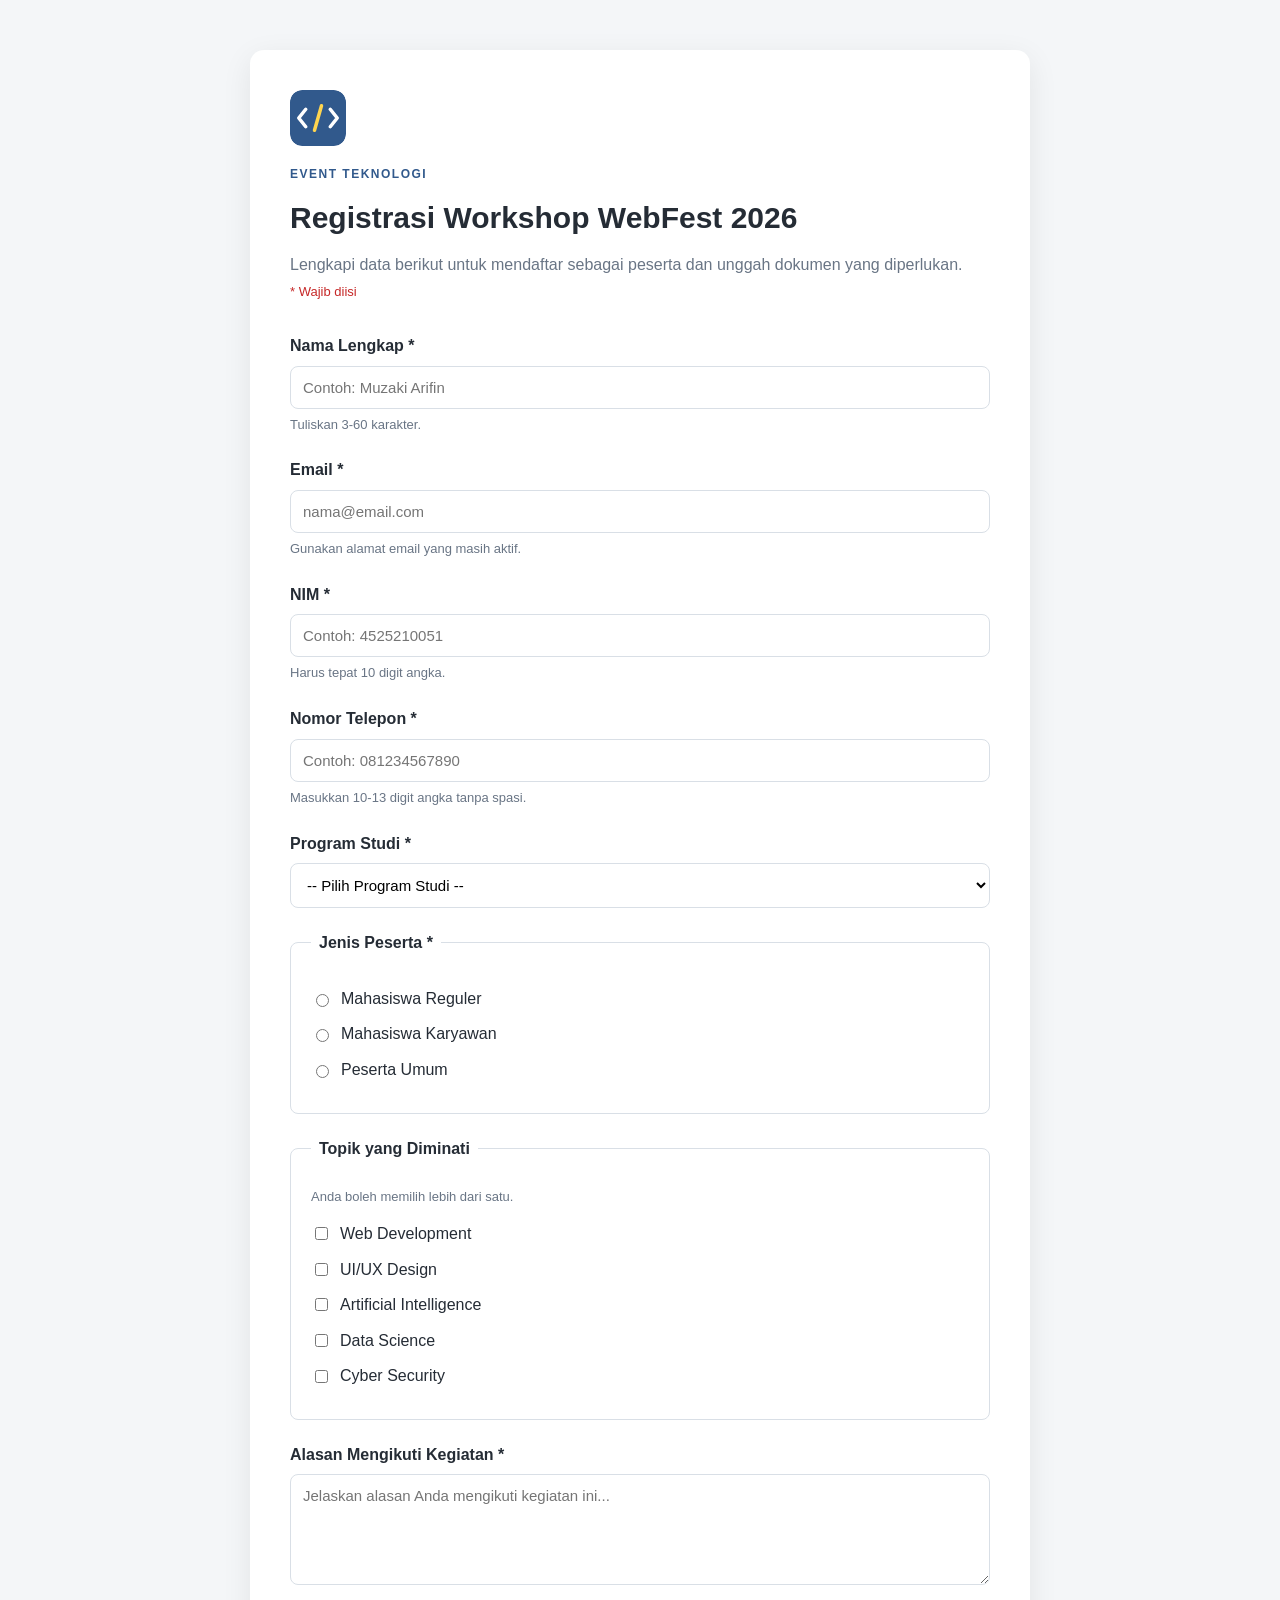
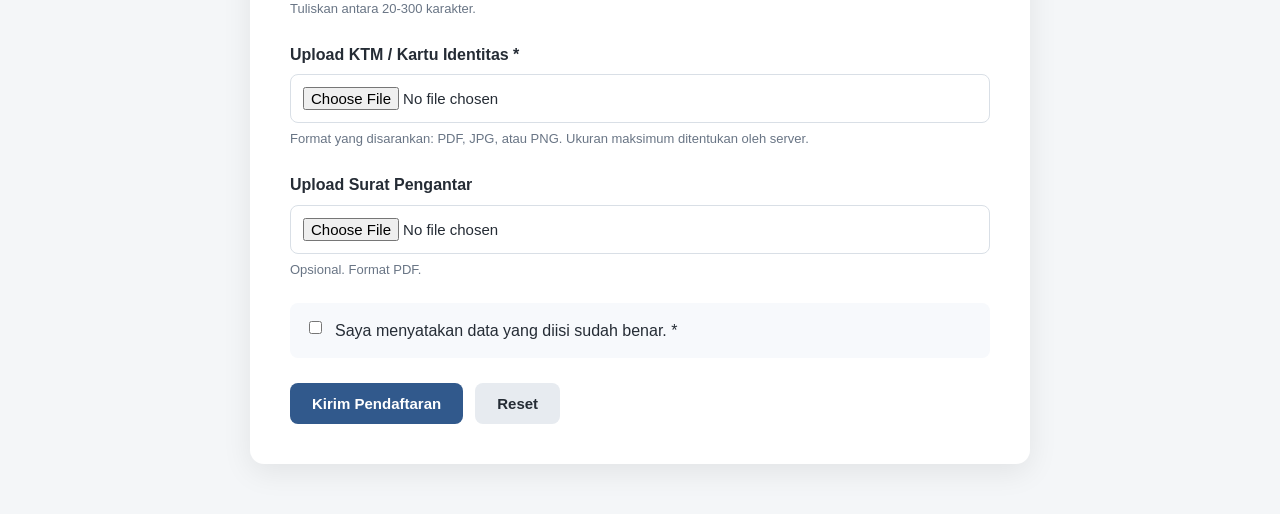
<file: Pertemuan 8/Tugas/index.html>
<!DOCTYPE html>
<html lang="id">
<head>
    <meta charset="UTF-8">
    <meta name="viewport" content="width=device-width, initial-scale=1.0">
    <title>Form Registrasi Event WebFest 2026</title>
    <link rel="stylesheet" href="css/style.css">
</head>
<body>

    <main class="container">
        <section class="form-card">

            <header class="form-header">
                <img src="images/logo-event.svg" alt="Logo WebFest 2026" class="logo" width="56" height="56">
                <span class="label-top">EVENT TEKNOLOGI</span>
                <h1>Registrasi Workshop WebFest 2026</h1>
                <p>
                    Lengkapi data berikut untuk mendaftar sebagai peserta
                    dan unggah dokumen yang diperlukan.
                </p>
                <p class="required-info">* Wajib diisi</p>
            </header>

            <!--
                method POST + enctype multipart/form-data
                dibutuhkan karena form mengirim file (upload).
            -->
            <form action="/proses-registrasi" method="post" enctype="multipart/form-data">

                <!-- Nama (required, minlength, maxlength) -->
                <div class="form-group">
                    <label for="nama">Nama Lengkap *</label>
                    <input
                        type="text"
                        id="nama"
                        name="nama"
                        minlength="3"
                        maxlength="60"
                        placeholder="Contoh: Muzaki Arifin"
                        required>
                    <small>Tuliskan 3-60 karakter.</small>
                </div>

                <!-- Email -->
                <div class="form-group">
                    <label for="email">Email *</label>
                    <input
                        type="email"
                        id="email"
                        name="email"
                        placeholder="nama@email.com"
                        required>
                    <small>Gunakan alamat email yang masih aktif.</small>
                </div>

                <!-- NIM (pattern) -->
                <div class="form-group">
                    <label for="nim">NIM *</label>
                    <input
                        type="text"
                        id="nim"
                        name="nim"
                        pattern="[0-9]{10}"
                        maxlength="10"
                        placeholder="Contoh: 4525210051"
                        title="NIM harus berupa 10 digit angka"
                        required>
                    <small>Harus tepat 10 digit angka.</small>
                </div>

                <!-- Nomor Telepon (pattern) -->
                <div class="form-group">
                    <label for="telepon">Nomor Telepon *</label>
                    <input
                        type="text"
                        id="telepon"
                        name="telepon"
                        pattern="[0-9]{10,13}"
                        minlength="10"
                        maxlength="13"
                        placeholder="Contoh: 081234567890"
                        title="Nomor telepon berupa 10-13 digit angka tanpa spasi"
                        required>
                    <small>Masukkan 10-13 digit angka tanpa spasi.</small>
                </div>

                <!-- Select / Dropdown -->
                <div class="form-group">
                    <label for="program-studi">Program Studi *</label>
                    <select id="program-studi" name="program_studi" required>
                        <option value="">-- Pilih Program Studi --</option>
                        <option value="informatika">Teknik Informatika</option>
                        <option value="sistem-informasi">Sistem Informasi</option>
                        <option value="mesin">Teknik Mesin</option>
                        <option value="elektro">Teknik Elektro</option>
                        <option value="sipil">Teknik Sipil</option>
                    </select>
                </div>

                <!-- Radio Button -->
                <fieldset>
                    <legend>Jenis Peserta *</legend>

                    <div class="option">
                        <input type="radio" id="reguler" name="jenis_peserta" value="reguler" required>
                        <label for="reguler">Mahasiswa Reguler</label>
                    </div>

                    <div class="option">
                        <input type="radio" id="karyawan" name="jenis_peserta" value="karyawan">
                        <label for="karyawan">Mahasiswa Karyawan</label>
                    </div>

                    <div class="option">
                        <input type="radio" id="umum" name="jenis_peserta" value="umum">
                        <label for="umum">Peserta Umum</label>
                    </div>
                </fieldset>

                <!-- Checkbox -->
                <fieldset>
                    <legend>Topik yang Diminati</legend>
                    <p class="instruction">Anda boleh memilih lebih dari satu.</p>

                    <div class="option">
                        <input type="checkbox" id="web" name="minat[]" value="web">
                        <label for="web">Web Development</label>
                    </div>

                    <div class="option">
                        <input type="checkbox" id="uiux" name="minat[]" value="uiux">
                        <label for="uiux">UI/UX Design</label>
                    </div>

                    <div class="option">
                        <input type="checkbox" id="ai" name="minat[]" value="ai">
                        <label for="ai">Artificial Intelligence</label>
                    </div>

                    <div class="option">
                        <input type="checkbox" id="data" name="minat[]" value="data">
                        <label for="data">Data Science</label>
                    </div>

                    <div class="option">
                        <input type="checkbox" id="cyber" name="minat[]" value="cyber">
                        <label for="cyber">Cyber Security</label>
                    </div>
                </fieldset>

                <!-- Textarea -->
                <div class="form-group">
                    <label for="alasan">Alasan Mengikuti Kegiatan *</label>
                    <textarea
                        id="alasan"
                        name="alasan"
                        rows="5"
                        minlength="20"
                        maxlength="300"
                        placeholder="Jelaskan alasan Anda mengikuti kegiatan ini..."
                        required></textarea>
                    <small>Tuliskan antara 20-300 karakter.</small>
                </div>

                <!-- Upload KTM -->
                <div class="form-group">
                    <label for="ktm">Upload KTM / Kartu Identitas *</label>
                    <input
                        type="file"
                        id="ktm"
                        name="ktm"
                        accept=".pdf,.jpg,.jpeg,.png"
                        required>
                    <small>Format yang disarankan: PDF, JPG, atau PNG. Ukuran maksimum ditentukan oleh server.</small>
                </div>

                <!-- Upload Surat Pengantar -->
                <div class="form-group">
                    <label for="surat">Upload Surat Pengantar</label>
                    <input
                        type="file"
                        id="surat"
                        name="surat"
                        accept=".pdf">
                    <small>Opsional. Format PDF.</small>
                </div>

                <!-- Persetujuan -->
                <div class="agreement">
                    <input type="checkbox" id="persetujuan" name="persetujuan" value="setuju" required>
                    <label for="persetujuan">Saya menyatakan data yang diisi sudah benar. *</label>
                </div>

                <!-- Tombol -->
                <div class="button-group">
                    <button type="submit" class="btn btn-primary">Kirim Pendaftaran</button>
                    <button type="reset" class="btn btn-secondary">Reset</button>
                </div>

            </form>

        </section>
    </main>

</body>
</html>
</file>
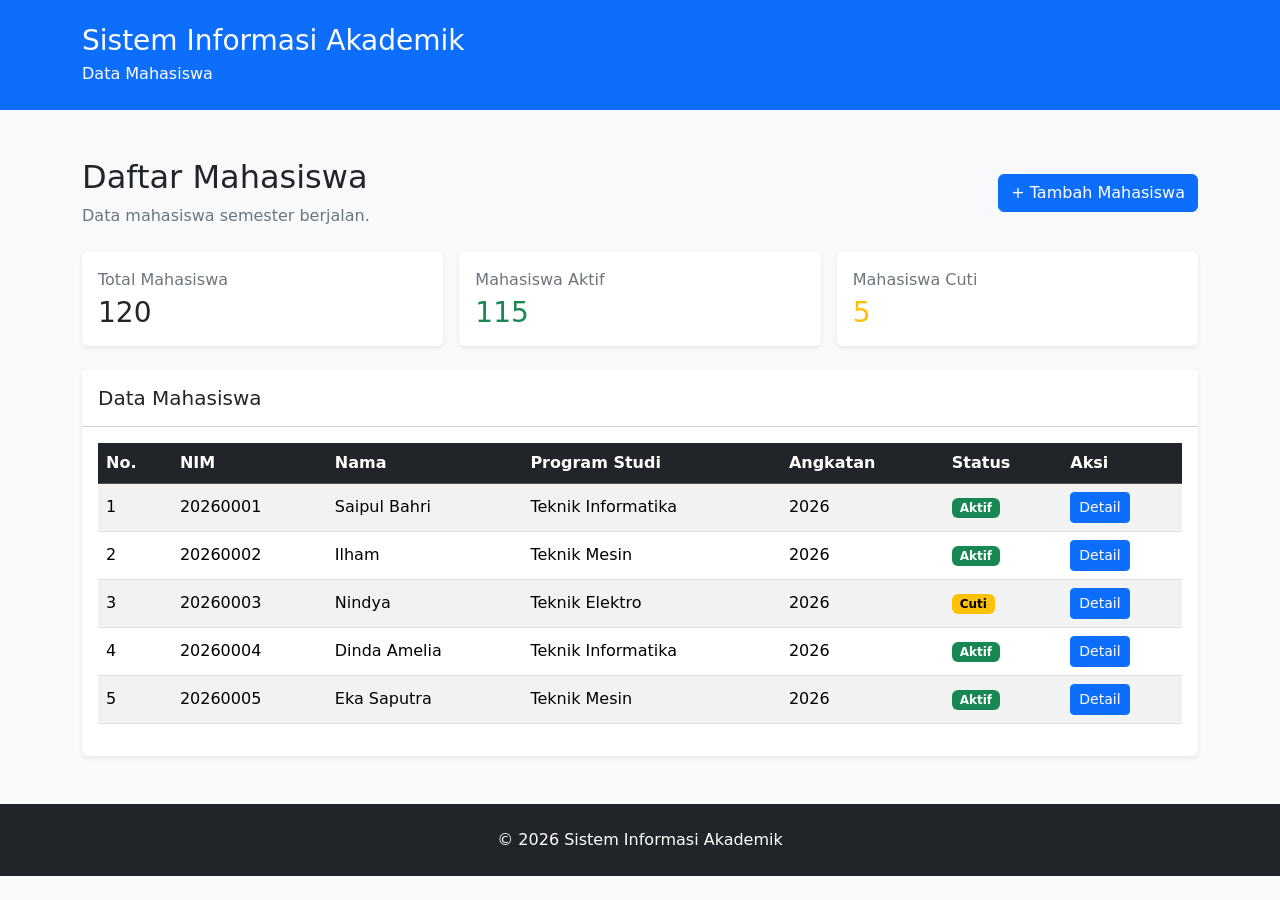
<file: Pertemuan 9/contoh-2/index.html>
<!DOCTYPE html>
<html lang="id">
<head>
    <meta charset="UTF-8">
    <meta name="viewport" content="width=device-width, initial-scale=1.0">
    <title>Data Mahasiswa Bootstrap</title>

    <!-- Bootstrap 5.3.8 -->
    <link
        href="https://cdn.jsdelivr.net/npm/bootstrap@5.3.8/dist/css/bootstrap.min.css"
        rel="stylesheet">

    <!-- CSS sendiri -->
    <link rel="stylesheet" href="css/style.css">
</head>
<body class="bg-light">

    <!-- ==================================
         HEADER
         ================================== -->
    <header class="bg-primary text-white py-4">
        <div class="container">
            <h1 class="h3 mb-1">Sistem Informasi Akademik</h1>
            <p class="mb-0">Data Mahasiswa</p>
        </div>
    </header>

    <!-- ==================================
         MAIN CONTENT
         ================================== -->
    <main class="container my-5">

        <!-- Judul dan tombol -->
        <div class="row align-items-center mb-4">
            <div class="col-12 col-md-8">
                <h2>Daftar Mahasiswa</h2>
                <p class="text-secondary mb-md-0">
                    Data mahasiswa semester berjalan.
                </p>
            </div>
            <div class="col-12 col-md-4 text-md-end mt-3 mt-md-0">
                <button class="btn btn-primary">+ Tambah Mahasiswa</button>
            </div>
        </div>

        <!-- ==================================
             INFORMASI RINGKAS
             ================================== -->
        <div class="row g-3 mb-4">
            <div class="col-12 col-md-4">
                <div class="card shadow-sm">
                    <div class="card-body">
                        <p class="text-secondary mb-1">Total Mahasiswa</p>
                        <h3 class="mb-0">120</h3>
                    </div>
                </div>
            </div>

            <div class="col-12 col-md-4">
                <div class="card shadow-sm">
                    <div class="card-body">
                        <p class="text-secondary mb-1">Mahasiswa Aktif</p>
                        <h3 class="mb-0 text-success">115</h3>
                    </div>
                </div>
            </div>

            <div class="col-12 col-md-4">
                <div class="card shadow-sm">
                    <div class="card-body">
                        <p class="text-secondary mb-1">Mahasiswa Cuti</p>
                        <h3 class="mb-0 text-warning">5</h3>
                    </div>
                </div>
            </div>
        </div>

        <!-- ==================================
             TABEL
             ================================== -->
        <div class="card shadow-sm">
            <div class="card-header bg-white py-3">
                <h3 class="h5 mb-0">Data Mahasiswa</h3>
            </div>

            <div class="card-body">

                <!-- Tabel responsive -->
                <div class="table-responsive">
                    <table class="table table-striped table-hover align-middle">
                        <thead class="table-dark">
                            <tr>
                                <th>No.</th>
                                <th>NIM</th>
                                <th>Nama</th>
                                <th>Program Studi</th>
                                <th>Angkatan</th>
                                <th>Status</th>
                                <th>Aksi</th>
                            </tr>
                        </thead>
                        <tbody>
                            <tr>
                                <td>1</td>
                                <td>20260001</td>
                                <td>Saipul Bahri</td>
                                <td>Teknik Informatika</td>
                                <td>2026</td>
                                <td>
                                    <span class="badge text-bg-success">Aktif</span>
                                </td>
                                <td>
                                    <button class="btn btn-sm btn-primary">Detail</button>
                                </td>
                            </tr>
                            <tr>
                                <td>2</td>
                                <td>20260002</td>
                                <td>Ilham</td>
                                <td>Teknik Mesin</td>
                                <td>2026</td>
                                <td>
                                    <span class="badge text-bg-success">Aktif</span>
                                </td>
                                <td>
                                    <button class="btn btn-sm btn-primary">Detail</button>
                                </td>
                            </tr>
                            <tr>
                                <td>3</td>
                                <td>20260003</td>
                                <td>Nindya</td>
                                <td>Teknik Elektro</td>
                                <td>2026</td>
                                <td>
                                    <span class="badge text-bg-warning">Cuti</span>
                                </td>
                                <td>
                                    <button class="btn btn-sm btn-primary">Detail</button>
                                </td>
                            </tr>
                            <tr>
                                <td>4</td>
                                <td>20260004</td>
                                <td>Dinda Amelia</td>
                                <td>Teknik Informatika</td>
                                <td>2026</td>
                                <td>
                                    <span class="badge text-bg-success">Aktif</span>
                                </td>
                                <td>
                                    <button class="btn btn-sm btn-primary">Detail</button>
                                </td>
                            </tr>
                            <tr>
                                <td>5</td>
                                <td>20260005</td>
                                <td>Eka Saputra</td>
                                <td>Teknik Mesin</td>
                                <td>2026</td>
                                <td>
                                    <span class="badge text-bg-success">Aktif</span>
                                </td>
                                <td>
                                    <button class="btn btn-sm btn-primary">Detail</button>
                                </td>
                            </tr>
                        </tbody>
                    </table>
                </div>

            </div>
        </div>
    </main>

    <!-- ==================================
         FOOTER
         ================================== -->
    <footer class="bg-dark text-white text-center py-4">
        <div class="container">
            <p class="mb-0">&copy; 2026 Sistem Informasi Akademik</p>
        </div>
    </footer>

    <!-- Bootstrap JS -->
    <script src="https://cdn.jsdelivr.net/npm/bootstrap@5.3.8/dist/js/bootstrap.bundle.min.js"></script>
</body>
</html>
</file>
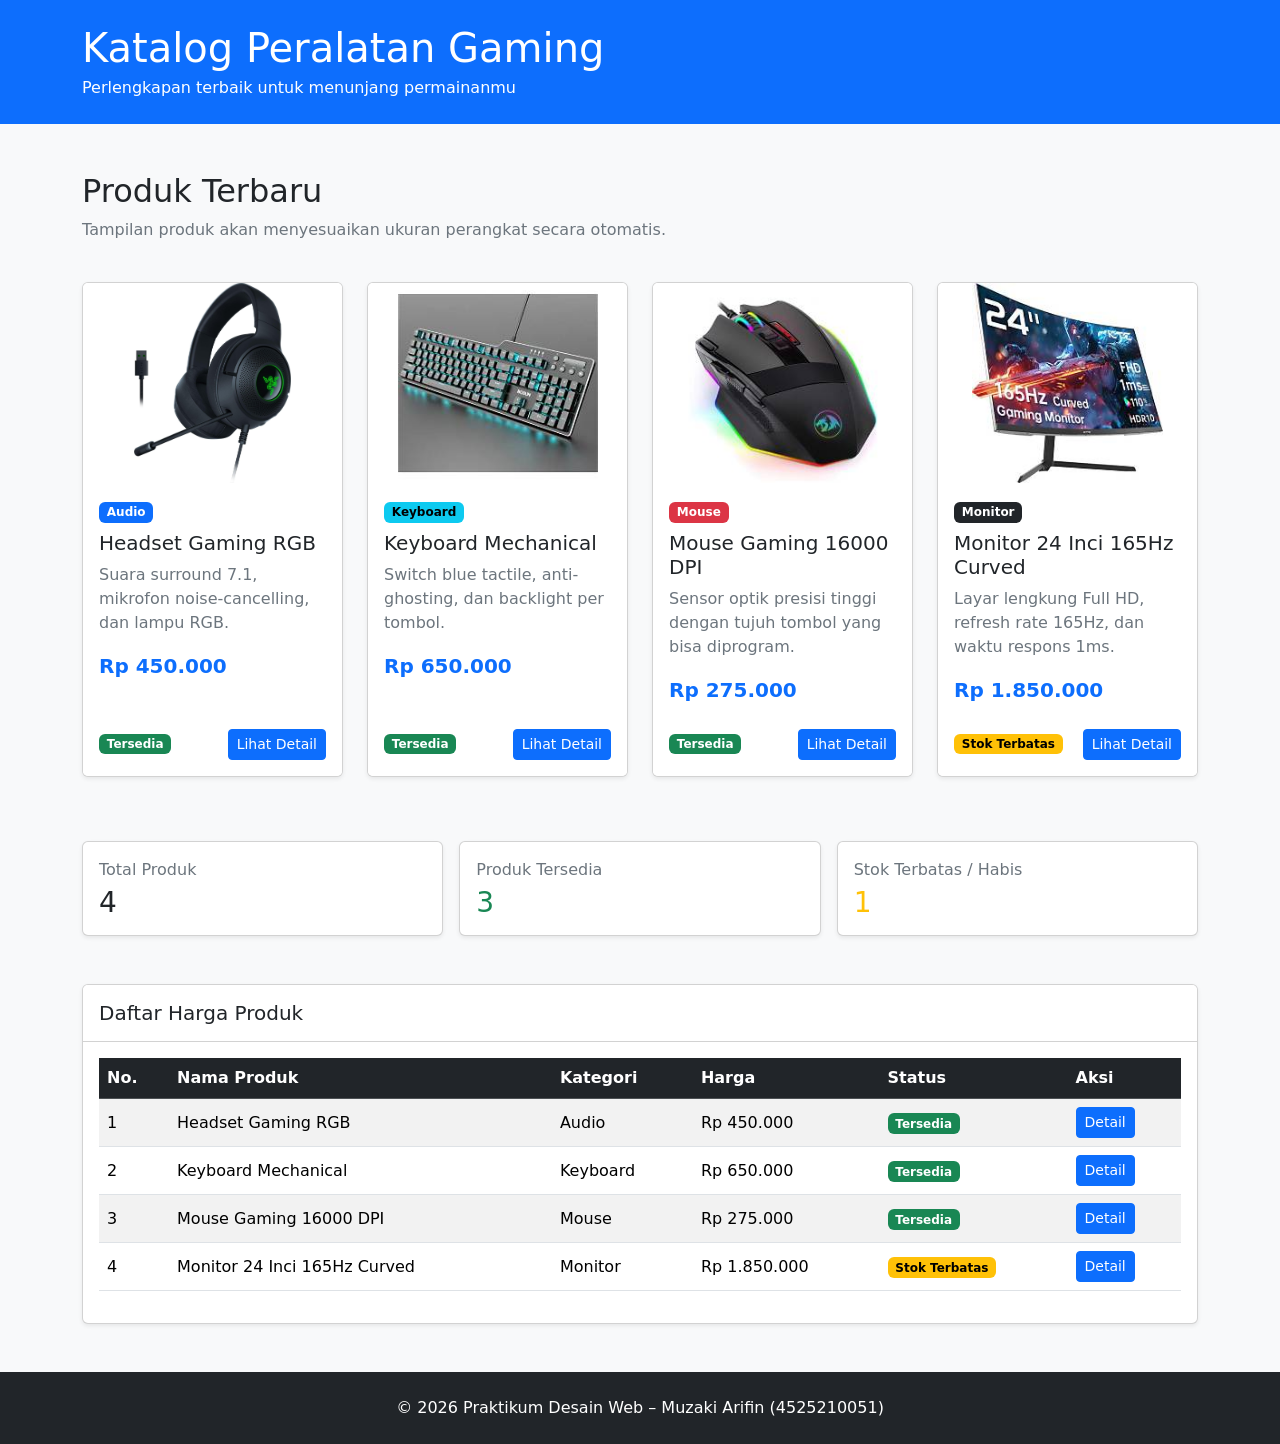
<file: Pertemuan 9/katalog-gaming/index.html>
<!DOCTYPE html>
<html lang="id">
<head>
    <meta charset="UTF-8">
    <meta name="viewport" content="width=device-width, initial-scale=1.0">
    <title>Katalog Peralatan Gaming</title>

    <!-- Bootstrap 5.3.8 -->
    <link
        href="https://cdn.jsdelivr.net/npm/bootstrap@5.3.8/dist/css/bootstrap.min.css"
        rel="stylesheet">

    <!-- CSS tambahan -->
    <link rel="stylesheet" href="css/style.css">
</head>
<body>

    <!-- ==================================
         HEADER
         ================================== -->
    <header class="bg-primary text-white py-4">
        <div class="container">
            <h1 class="mb-1">Katalog Peralatan Gaming</h1>
            <p class="mb-0">Perlengkapan terbaik untuk menunjang permainanmu</p>
        </div>
    </header>

    <!-- ==================================
         CONTENT
         ================================== -->
    <main class="container my-5">

        <div class="row mb-4">
            <div class="col-12">
                <h2>Produk Terbaru</h2>
                <p class="text-secondary">
                    Tampilan produk akan menyesuaikan
                    ukuran perangkat secara otomatis.
                </p>
            </div>
        </div>

        <!-- ==================================
             GRID PRODUK
             ================================== -->
        <div class="row g-4">

            <!-- Produk 1 -->
            <div class="col-12 col-md-6 col-lg-3">
                <div class="card h-100 shadow-sm">
                    <img
                        src="images/headset-gaming.jpg"
                        class="card-img-top"
                        alt="Headset Gaming RGB">
                    <div class="card-body">
                        <span class="badge text-bg-primary mb-2">Audio</span>
                        <h5 class="card-title">Headset Gaming RGB</h5>
                        <p class="card-text text-secondary">
                            Suara surround 7.1, mikrofon noise-cancelling, dan lampu RGB.
                        </p>
                        <p class="fs-5 fw-bold text-primary mb-0">Rp 450.000</p>
                    </div>
                    <div class="card-footer bg-white border-0 pb-3 d-flex justify-content-between align-items-center">
                        <span class="badge text-bg-success">Tersedia</span>
                        <a href="#" class="btn btn-primary btn-sm">Lihat Detail</a>
                    </div>
                </div>
            </div>

            <!-- Produk 2 -->
            <div class="col-12 col-md-6 col-lg-3">
                <div class="card h-100 shadow-sm">
                    <img
                        src="images/keyboard.jpg"
                        class="card-img-top"
                        alt="Keyboard Mechanical">
                    <div class="card-body">
                        <span class="badge text-bg-info mb-2">Keyboard</span>
                        <h5 class="card-title">Keyboard Mechanical</h5>
                        <p class="card-text text-secondary">
                            Switch blue tactile, anti-ghosting, dan backlight per tombol.
                        </p>
                        <p class="fs-5 fw-bold text-primary mb-0">Rp 650.000</p>
                    </div>
                    <div class="card-footer bg-white border-0 pb-3 d-flex justify-content-between align-items-center">
                        <span class="badge text-bg-success">Tersedia</span>
                        <a href="#" class="btn btn-primary btn-sm">Lihat Detail</a>
                    </div>
                </div>
            </div>

            <!-- Produk 3 -->
            <div class="col-12 col-md-6 col-lg-3">
                <div class="card h-100 shadow-sm">
                    <img
                        src="images/mouse.jpg"
                        class="card-img-top"
                        alt="Mouse Gaming 16000 DPI">
                    <div class="card-body">
                        <span class="badge text-bg-danger mb-2">Mouse</span>
                        <h5 class="card-title">Mouse Gaming 16000 DPI</h5>
                        <p class="card-text text-secondary">
                            Sensor optik presisi tinggi dengan tujuh tombol yang bisa diprogram.
                        </p>
                        <p class="fs-5 fw-bold text-primary mb-0">Rp 275.000</p>
                    </div>
                    <div class="card-footer bg-white border-0 pb-3 d-flex justify-content-between align-items-center">
                        <span class="badge text-bg-success">Tersedia</span>
                        <a href="#" class="btn btn-primary btn-sm">Lihat Detail</a>
                    </div>
                </div>
            </div>

            <!-- Produk 4 -->
            <div class="col-12 col-md-6 col-lg-3">
                <div class="card h-100 shadow-sm">
                    <img
                        src="images/monitor.jpg"
                        class="card-img-top"
                        alt="Monitor 24 Inci 165Hz Curved">
                    <div class="card-body">
                        <span class="badge text-bg-dark mb-2">Monitor</span>
                        <h5 class="card-title">Monitor 24 Inci 165Hz Curved</h5>
                        <p class="card-text text-secondary">
                            Layar lengkung Full HD, refresh rate 165Hz, dan waktu respons 1ms.
                        </p>
                        <p class="fs-5 fw-bold text-primary mb-0">Rp 1.850.000</p>
                    </div>
                    <div class="card-footer bg-white border-0 pb-3 d-flex justify-content-between align-items-center">
                        <span class="badge text-bg-warning">Stok Terbatas</span>
                        <a href="#" class="btn btn-primary btn-sm">Lihat Detail</a>
                    </div>
                </div>
            </div>

        </div>

        <!-- ==================================
             INFORMASI RINGKAS
             ================================== -->
        <div class="row g-3 my-5">
            <div class="col-12 col-md-4">
                <div class="card shadow-sm">
                    <div class="card-body">
                        <p class="text-secondary mb-1">Total Produk</p>
                        <h3 class="mb-0">4</h3>
                    </div>
                </div>
            </div>

            <div class="col-12 col-md-4">
                <div class="card shadow-sm">
                    <div class="card-body">
                        <p class="text-secondary mb-1">Produk Tersedia</p>
                        <h3 class="mb-0 text-success">3</h3>
                    </div>
                </div>
            </div>

            <div class="col-12 col-md-4">
                <div class="card shadow-sm">
                    <div class="card-body">
                        <p class="text-secondary mb-1">Stok Terbatas / Habis</p>
                        <h3 class="mb-0 text-warning">1</h3>
                    </div>
                </div>
            </div>
        </div>

        <!-- ==================================
             TABEL
             ================================== -->
        <div class="card shadow-sm">
            <div class="card-header bg-white py-3">
                <h3 class="h5 mb-0">Daftar Harga Produk</h3>
            </div>

            <div class="card-body">

                <!-- Tabel responsive -->
                <div class="table-responsive">
                    <table class="table table-striped table-hover align-middle">
                        <thead class="table-dark">
                            <tr>
                                <th>No.</th>
                                <th>Nama Produk</th>
                                <th>Kategori</th>
                                <th>Harga</th>
                                <th>Status</th>
                                <th>Aksi</th>
                            </tr>
                        </thead>
                        <tbody>
                            <tr>
                                <td>1</td>
                                <td>Headset Gaming RGB</td>
                                <td>Audio</td>
                                <td>Rp 450.000</td>
                                <td>
                                    <span class="badge text-bg-success">Tersedia</span>
                                </td>
                                <td>
                                    <button class="btn btn-sm btn-primary">Detail</button>
                                </td>
                            </tr>
                            <tr>
                                <td>2</td>
                                <td>Keyboard Mechanical</td>
                                <td>Keyboard</td>
                                <td>Rp 650.000</td>
                                <td>
                                    <span class="badge text-bg-success">Tersedia</span>
                                </td>
                                <td>
                                    <button class="btn btn-sm btn-primary">Detail</button>
                                </td>
                            </tr>
                            <tr>
                                <td>3</td>
                                <td>Mouse Gaming 16000 DPI</td>
                                <td>Mouse</td>
                                <td>Rp 275.000</td>
                                <td>
                                    <span class="badge text-bg-success">Tersedia</span>
                                </td>
                                <td>
                                    <button class="btn btn-sm btn-primary">Detail</button>
                                </td>
                            </tr>
                            <tr>
                                <td>4</td>
                                <td>Monitor 24 Inci 165Hz Curved</td>
                                <td>Monitor</td>
                                <td>Rp 1.850.000</td>
                                <td>
                                    <span class="badge text-bg-warning">Stok Terbatas</span>
                                </td>
                                <td>
                                    <button class="btn btn-sm btn-primary">Detail</button>
                                </td>
                            </tr>
                        </tbody>
                    </table>
                </div>

            </div>
        </div>
    </main>

    <!-- ==================================
         FOOTER
         ================================== -->
    <footer class="bg-dark text-white py-4 mt-5">
        <div class="container text-center">
            <p class="mb-0">&copy; 2026 Praktikum Desain Web &ndash; Muzaki Arifin (4525210051)</p>
        </div>
    </footer>

    <!-- Bootstrap JavaScript -->
    <script src="https://cdn.jsdelivr.net/npm/bootstrap@5.3.8/dist/js/bootstrap.bundle.min.js"></script>
</body>
</html>
</file>
<file: pertemuan 4/contoh2/style1.css>
/* ===== Reset & Variabel ===== */
:root {
  --pink: #f4a6cf;
  --pink-soft: #fde8f3;
  --ungu: #6b2a8f;
  --ungu-gelap: #3f1459;
  --hijau: #2a8f6b;
  --putih: #fffafd;
}

* {
  box-sizing: border-box;
  margin: 0;
  padding: 0;
}

body {
  font-family: "Segoe UI", Arial, sans-serif;
  line-height: 1.6;
  color: var(--ungu-gelap);
  background: var(--pink-soft);
}

/* ===== Class reusable 1: .container ===== */
.container {
  width: 100%;
  max-width: 1100px;
  margin: 0 auto;
  padding: 0 24px;
}

/* ===== Class reusable 2: .btn ===== */
.btn {
  display: inline-block;
  padding: 12px 28px;
  background: var(--ungu);
  color: var(--putih);
  text-decoration: none;
  font-weight: 600;
  border-radius: 999px;
}

.btn:hover,
.btn:focus-visible {
  background: var(--ungu-gelap);
}

.btn--small {
  padding: 8px 20px;
  font-size: 0.9rem;
}

/* ===== Class reusable 3: .card ===== */
.card {
  background: var(--putih);
  border: 3px solid var(--ungu);
  border-radius: 24px;
  padding: 28px;
}

.card h3 {
  margin-bottom: 8px;
}

.card p {
  margin-bottom: 20px;
}

/* ===== Header ===== */
.header {
  background: var(--putih);
  border-bottom: 3px solid var(--pink);
  padding: 16px 0;
}

.header__inner {
  display: flex;
  justify-content: space-between;
  align-items: center;
}

.logo {
  font-size: 1.3rem;
  font-weight: 800;
  color: var(--ungu);
  text-decoration: none;
}

.nav a {
  margin-left: 20px;
  color: var(--ungu-gelap);
  text-decoration: none;
  font-weight: 600;
}

.nav a:hover {
  color: var(--ungu);
}

/* ===== Hero ===== */
.hero {
  padding: 96px 0;
  text-align: center;
  background: var(--pink);
}

.hero h1 {
  font-size: 2.6rem;
  line-height: 1.2;
  max-width: 700px;
  margin: 0 auto 16px;
}

.hero p {
  max-width: 560px;
  margin: 0 auto 28px;
}

/* ===== Layanan ===== */
.services {
  padding: 72px 0;
}

.services h2 {
  text-align: center;
  margin-bottom: 36px;
  font-size: 1.9rem;
}

/* Desktop: 3 card berjajar horizontal */
.services__grid {
  display: grid;
  grid-template-columns: repeat(3, 1fr);
  gap: 24px;
}

/* ===== Footer ===== */
.footer {
  background: var(--hijau);
  color: var(--putih);
  text-align: center;
  padding: 32px 0;
}

.footer p + p {
  margin-top: 4px;
  font-size: 0.9rem;
  opacity: 0.8;
}

/* ===== Responsive: Mobile < 768px ===== */
@media (max-width: 767px) {
  .hero {
    padding: 64px 0;
  }

  .hero h1 {
    font-size: 1.9rem;
  }

  /* Berubah jadi 1 kolom vertikal */
  .services__grid {
    grid-template-columns: 1fr;
  }

  .header__inner {
    flex-direction: column;
    gap: 8px;
  }

  .nav a {
    margin: 0 10px;
  }
}
</file>
<file: pertemuan 4/Tugas/css/style.css>
* {
    margin: 0;
    padding: 0;
    box-sizing: border-box; /* box model: lebar sudah termasuk padding & border */
}

body {
    font-family: "Segoe UI", Tahoma, sans-serif;
    line-height: 1.6;
    color: #1f2937;
    background-color: #e8eef5;
    padding: 30px 15px;
}

/* ===== Kotak utama halaman ===== */
.page {
    max-width: 880px;
    margin: 0 auto;
    background-color: #ffffff;
    border-radius: 24px;
    overflow: hidden;
    box-shadow: 0 10px 30px rgba(15, 42, 74, 0.2);
}

/* ===== Class reusable 1: .heading (judul section) ===== */
.heading {
    font-family: "Trebuchet MS", sans-serif;
    font-size: 24px;
    color: #0f2a4a;
    text-align: center;
    padding-bottom: 10px;
    margin-bottom: 25px;
    border-bottom: 3px dotted #f59e0b;
}

/* ===== Class reusable 2: .btn (tombol) ===== */
.btn {
    display: inline-block;
    padding: 12px 30px;
    background-color: #f59e0b;
    color: #ffffff;
    font-weight: bold;
    text-decoration: none;
    border-radius: 50px;
}

.btn:hover {
    background-color: #0f2a4a;
}

/* ===== Header ===== */
header {
    display: flex;
    justify-content: space-between;
    align-items: center;
    padding: 20px 35px;
    background-color: #0f2a4a;
}

.brand {
    font-family: "Trebuchet MS", sans-serif;
    font-size: 24px;
    color: #ffffff;
}

.brand span {
    color: #fcd34d;
    margin-left: 6px;
}

nav a {
    color: #ffffff;
    text-decoration: none;
    margin-left: 18px;
    padding: 6px 12px;
    border-radius: 20px;
}

nav a:hover {
    background-color: #ffffff;
    color: #0f2a4a;
}

/* ===== Hero ===== */
#hero {
    text-align: center;
    padding: 55px 35px;
    background-color: #f1f6fb;
}

.logo-circle {
    width: 90px;
    height: 90px;
    margin: 0 auto 20px;
    line-height: 82px;
    font-size: 42px;
    font-weight: bold;
    color: #0f2a4a;
    background-color: #ffffff;
    border: 4px solid #f59e0b;
    border-radius: 50%;
}

#hero h2 {
    font-family: "Trebuchet MS", sans-serif;
    font-size: 32px;
    color: #0f2a4a;
    margin-bottom: 12px;
}

#hero p {
    max-width: 500px;
    margin: 0 auto 25px;
}

/* ===== Layanan (3 card) ===== */
#layanan {
    padding: 50px 35px;
}

.service-list {
    display: flex;
    gap: 18px;
}

.service-card {
    flex: 1;
    padding: 22px;
    background-color: #f1f6fb;
    border-top: 5px solid #0f2a4a;
    border-radius: 14px;
}

.number {
    display: inline-block;
    padding: 2px 12px;
    margin-bottom: 10px;
    font-size: 13px;
    font-weight: bold;
    color: #ffffff;
    background-color: #f59e0b;
    border-radius: 20px;
}

.service-card h3 {
    font-family: "Trebuchet MS", sans-serif;
    color: #0f2a4a;
    margin-bottom: 8px;
}

/* ===== Footer ===== */
footer {
    text-align: center;
    padding: 25px;
    font-size: 14px;
    color: #ffffff;
    background-color: #0f2a4a;
}

.contact {
    font-weight: bold;
    font-size: 16px;
}

/* ===== Media query (di bawah 768px): card jadi satu kolom ===== */
@media (max-width: 767px) {
    header {
        flex-direction: column;
        gap: 10px;
        padding: 20px;
    }

    nav a {
        margin: 0 4px;
    }

    #hero {
        padding: 40px 20px;
    }

    #hero h2 {
        font-size: 24px;
    }

    #layanan {
        padding: 35px 20px;
    }

    .service-list {
        flex-direction: column;
    }
}
</file>
<file: Pertemuan 5/contoh 1/css/style.css>
:root {
    --biru-tua: #1f3a5f;
    --biru-muda: #e8eef6;
    --latar: #f3f5f8;
    --putih: #ffffff;
    --garis: #c9d3e0;
    --teks: #22303f;
    --aksen: #e0a526;
    --aksen-gelap: #c58f16;
}

* {
    box-sizing: border-box;
}

body {
    margin: 0;
    padding: 20px;
    background-color: var(--latar);
    color: var(--teks);
    font-family: "Segoe UI", Arial, sans-serif;
    line-height: 1.6;
}

a,
button {
    cursor: pointer;
}

/* ==========================
   HEADER
   ========================== */
.header {
    display: flex;
    align-items: center;
    gap: 20px;
    padding: 15px 20px;
    background-color: var(--putih);
    border: 1px solid var(--garis);
    border-radius: 8px 8px 0 0;
}

.logo img {
    display: block;
    width: 90px;
    height: 90px;
    object-fit: contain;
}

/* ==========================
   NAVBAR
   ========================== */
.navbar {
    display: flex;
    background-color: var(--biru-tua);
}

.navbar a {
    padding: 14px 24px;
    color: var(--putih);
    text-decoration: none;
    font-weight: 600;
    transition: background-color 0.2s;
}

.navbar a:hover {
    background-color: var(--aksen);
    color: var(--biru-tua);
}

/* ==========================
   LAYOUT UTAMA
   ========================== */
.layout {
    display: flex;
    gap: 20px;
    margin-top: 20px;
}

/* ==========================
   SIDEBAR
   ========================== */
.sidebar {
    width: 220px;
    flex-shrink: 0;
    padding: 20px;
    background-color: var(--putih);
    border: 1px solid var(--garis);
    border-radius: 8px;
    align-self: flex-start;
}

.sidebar h3 {
    margin: 0 0 12px;
    padding-bottom: 10px;
    border-bottom: 3px solid var(--aksen);
    color: var(--biru-tua);
}

.sidebar ul {
    margin: 0;
    padding: 0;
    list-style: none;
}

.sidebar li {
    padding: 10px 12px;
    border-radius: 6px;
    cursor: pointer;
    transition: background-color 0.2s;
}

.sidebar li:hover {
    background-color: var(--biru-muda);
}

/* ==========================
   CONTENT & HERO
   ========================== */
.content {
    flex: 1;
    min-width: 0;
}

.hero {
    padding: 30px;
    text-align: center;
    background-color: var(--putih);
    border: 1px solid var(--garis);
    border-radius: 8px;
}

.image-placeholder {
    height: 180px;
    margin-bottom: 20px;
    background-color: var(--biru-muda);
    border: 2px dashed var(--garis);
    border-radius: 8px;
}

.hero h1 {
    margin: 0 0 10px;
    color: var(--biru-tua);
}

.hero p {
    max-width: 60ch;
    margin: 0 auto 20px;
}

.hero button {
    padding: 12px 28px;
    background-color: var(--aksen);
    color: var(--biru-tua);
    border: none;
    border-radius: 6px;
    font-size: 1rem;
    font-weight: 700;
    transition: background-color 0.2s;
}

.hero button:hover {
    background-color: var(--aksen-gelap);
}

/* ==========================
   CARD
   ========================== */
.card-container {
    display: flex;
    gap: 20px;
    margin-top: 20px;
}

.card {
    flex: 1;
    padding: 15px;
    background-color: var(--putih);
    border: 1px solid var(--garis);
    border-radius: 8px;
}

.gambar-card {
    height: 160px;
    display: flex;
    justify-content: center;
    align-items: center;
    padding: 10px;
    background-color: var(--biru-muda);
    border-radius: 6px;
}

.gambar-card img {
    max-width: 100%;
    max-height: 100%;
    object-fit: contain;
}

.card h3 {
    margin: 15px 0 8px;
    color: var(--biru-tua);
}

.card p {
    margin: 0;
    font-size: 0.95rem;
}

/* ==========================
   FOOTER
   ========================== */
.footer {
    margin-top: 20px;
    padding: 20px;
    text-align: center;
    background-color: var(--biru-tua);
    color: var(--putih);
    border-radius: 8px;
}

/* ==========================
   RESPONSIVE
   ========================== */
@media (max-width: 768px) {
    .layout {
        flex-direction: column;
    }

    .sidebar,
    .content {
        width: 100%;
    }

    .card-container {
        flex-direction: column;
    }

    .navbar {
        flex-wrap: wrap;
    }
}
</file>
<file: Pertemuan 5/contoh 2/css/style.css>
* {
    box-sizing: border-box;
    border-radius:5px;
}

body {
    margin: 0;
    font-family: Arial, sans-serif;
    background-color: #73faaed0;
    color: #000000;
    line-height: 1.6;
}

.container {
    width: 90%;
    max-width: 1200px;
    margin: auto;
    padding: 20px;
}

/* =========================
   HEADER
   ========================= */
header {
    background-color: #73faaed0;
    border-bottom: 3px solid #8b8b8b;
    padding: 20px 0;
}

.header-wrapper {
    display: flex;
    justify-content: space-between;
    align-items: center;
}

.brand {
    display: flex;
    align-items: center;
    gap: 15px;
}

.logo-placeholder {
    width: 70px;
    height: 70px;
    border: 3px dashed #a09999;
    display: flex;
    align-items: center;
    justify-content: center;
}

.brand h1 {
    margin: 0;
    color:chocolate;
    font-size: 50px;
}

.brand p {
    margin: 0;
}

.profile {
    padding: 10px 20px;
    border: 3px solid #c0bebe;
    background-color: #eeeeee;
}

/* =========================
   NAV
   ========================= */
nav {
    background-color: #93d9f5;
    border-bottom: 3px solid #8b8b8b;
}

.nav-wrapper {
    display: flex;
    gap: 10px;
}

nav a {
    display: block;
    padding: 15px 20px;
    text-decoration: none;
    color: #333333;
}

nav a:hover {
    background-color: #f70303;
}

/* =========================
   MAIN LAYOUT
   ========================= */
.main-layout {
    display: grid;
    grid-template-columns: 230px 1fr;
    gap: 25px;
    margin-top: 30px;
    margin-bottom: 30px;
}

/* =========================
   SIDEBAR
   ========================= */
.sidebar {
    background-color: #fffefe;
    border: 3px solid #777777;
    padding: 20px;
}

.sidebar h3 {
    margin-top: 0;
}

.sidebar a {
    display: block;
    color: #333333;
    text-decoration: none;
    border-bottom: 3px solid #aaaaaa;
    padding: 12px 0;
}

.sidebar a:hover {
    font-weight: bold;
}

/* =========================
   CONTENT
   ========================= */
.content {
    min-width: 0;
}

/* =========================
   HERO
   ========================= */
.hero {
    display: grid;
    grid-template-columns: 2fr 1fr;
    gap: 25px;
    padding: 30px;
    border: 3px solid #777777;
    background-color: #fffefe;
    margin-bottom: 30px;
}

.hero-image {
    min-height: 220px;
    border: 3px dashed #777777;
    display: flex;
    align-items: center;
    justify-content: center;
    background-color: #dddddd;
}

.label {
    font-size: 13px;
    font-weight: bold;
    letter-spacing: 2px;
}

.hero button {
    padding: 12px 20px;
    border: 3px solid #555555;
    background-color: #fffdfd;
    cursor: pointer;
}

/* =========================
   SECTION TITLE
   ========================= */
.section-title {
    display: flex;
    justify-content: space-between;
    align-items: center;
}

.section-title a {
    color: #afadad;
}

/* =========================
   CARD
   ========================= */
.card-grid {
    display: grid;
    grid-template-columns: repeat(3, 1fr);
    gap: 20px;
}

.card {
    background-color: #f8f6f6;
    border: 3px solid #777777;
    padding: 15px;
}

.card-image {
    height: 140px;
    background-color: #fdfdfd;
    border: 3px dashed #777777;
    display: flex;
    align-items: center;
    justify-content: center;
}

.card a {
    color: #333333;
    font-weight: bold;
}

/* =========================
   LAYANAN
   ========================= */
.layanan {
    margin-top: 40px;
}

.layanan-grid {
    display: grid;
    grid-template-columns: repeat(4, 1fr);
    gap: 15px;
}

.layanan-item {
    min-height: 100px;
    border: 3px solid #777777;
    background-color: #ffffff;
    display: flex;
    align-items: center;
    justify-content: center;
    font-weight: bold;
}

/* =========================
   FOOTER
   ========================= */
footer {
    background-color: #93d9f5;
    border-top: 3px solid #777777;
    padding: 25px 0;
}

.footer-wrapper {
    display: flex;
    justify-content: space-between;
    align-items: center;
}

/* =========================
   TABLET
   ========================= */
@media (max-width: 900px) {
    .main-layout {
        grid-template-columns: 1fr;
    }
    .sidebar {
        display: flex;
        flex-wrap: wrap;
        gap: 10px;
    }
    .sidebar h3 {
        width: 100%;
    }
    .sidebar a {
        border: 1px solid #777777;
        padding: 10px;
    }
    .card-grid {
        grid-template-columns: repeat(2, 1fr);
    }
    .layanan-grid {
        grid-template-columns: repeat(2, 1fr);
    }
}

/* =========================
   SMARTPHONE
   ========================= */
@media (max-width: 600px) {
    .header-wrapper {
        flex-direction: column;
        align-items: flex-start;
        gap: 15px;
    }
    .nav-wrapper {
        flex-direction: column;
    }
    nav a {
        border-bottom: 3px solid #999999;
    }
    .hero {
        grid-template-columns: 1fr;
    }
    .hero-image {
        min-height: 160px;
    }
    .card-grid {
        grid-template-columns: 1fr;
    }
    .layanan-grid {
        grid-template-columns: 1fr;
    }
    .footer-wrapper {
        flex-direction: column;
        align-items: flex-start;
    }
}
</file>
<file: Pertemuan 5/Tugas/css/style.css>
/* Wireframe mid-fidelity: Toko Online Rimbun */
:root {
  --forest: #1f4d3a;
  --leaf: #3e8e63;
  --mint: #dff0e6;
  --cream: #fff9f2;
  --peach: #ffe3d6;
  --coral: #e8604c;
  --coral-dark: #c94a37;
  --ink: #23302a;
  --line: #b9d3c3;
  --white: #ffffff;
}

* { box-sizing: border-box; margin: 0; padding: 0; }

body {
  font-family: "Nunito", "Segoe UI", system-ui, sans-serif;
  background: var(--cream);
  color: var(--ink);
  line-height: 1.55;
  max-width: 1200px;
  margin: 0 auto;
  padding: 16px;
  display: grid;
  gap: 12px;
}

a { color: inherit; text-decoration: none; }
ul { list-style: none; }
h1, h2, h3 { line-height: 1.25; }
h2 { font-size: 1.05rem; margin-bottom: 8px; }

a:focus-visible, input:focus-visible, button:focus-visible {
  outline: 3px solid var(--coral);
  outline-offset: 2px;
}

/* Area wireframe: border putus-putus + label anotasi bernomor */
.header, .navbar, .sidebar, .hero, .products, .footer, .annotations {
  position: relative;
  border: 2px dashed var(--leaf);
  border-radius: 14px;
  padding: 20px 16px 16px;
}

.note {
  position: absolute;
  top: -12px;
  left: 14px;
  background: var(--forest);
  color: var(--white);
  font-size: .75rem;
  font-weight: 700;
  padding: 2px 10px 2px 6px;
  border-radius: 99px;
}
.note::before {
  content: attr(data-n);
  display: inline-grid;
  place-items: center;
  width: 18px;
  height: 18px;
  margin-right: 6px;
  border-radius: 50%;
  background: var(--coral);
}

/* Header */
.header {
  background: var(--forest);
  color: var(--white);
  border-color: var(--leaf);
  display: flex;
  align-items: center;
  gap: 16px;
  flex-wrap: wrap;
}
.logo { font-size: 1.5rem; font-weight: 800; }
.logo small { display: block; font-size: .75rem; font-weight: 400; color: var(--mint); }
.search { flex: 1; display: flex; gap: 8px; min-width: 200px; }
.search input {
  flex: 1;
  padding: 9px 12px;
  border: 2px solid var(--leaf);
  border-radius: 10px;
  font: inherit;
}
.cart {
  background: var(--peach);
  color: var(--forest);
  font-weight: 700;
  padding: 8px 14px;
  border-radius: 10px;
}

/* Navbar */
.navbar { background: var(--mint); padding-top: 22px; }
.navbar ul { display: flex; gap: 8px; flex-wrap: wrap; }
.navbar a {
  display: block;
  padding: 6px 16px;
  border-radius: 99px;
  font-weight: 700;
  color: var(--forest);
}
.navbar a:hover, .navbar a.active { background: var(--forest); color: var(--white); }

/* Layout 2 kolom: sidebar + konten */
.layout {
  display: grid;
  grid-template-columns: 240px 1fr;
  gap: 12px;
  align-items: start;
}
.main { display: grid; gap: 12px; min-width: 0; }

/* Sidebar */
.sidebar { background: var(--white); display: grid; gap: 6px; }
.sidebar h2 { margin-top: 10px; color: var(--forest); }
.sidebar h2:first-of-type { margin-top: 0; }
.sidebar li a {
  display: block;
  padding: 6px 10px;
  border-radius: 8px;
}
.sidebar li a:hover { background: var(--mint); }
.sidebar label { display: flex; gap: 8px; align-items: center; font-size: .92rem; }

/* Hero */
.hero {
  background: var(--peach);
  border-color: var(--coral);
  display: grid;
  grid-template-columns: 1.1fr 1fr;
  gap: 20px;
  align-items: center;
  padding: 28px 20px 20px;
}
.hero h1 { font-size: 1.9rem; color: var(--forest); margin-bottom: 8px; }
.hero p { margin-bottom: 16px; max-width: 42ch; }

/* Placeholder gambar: kotak dengan silang */
.img-ph {
  display: grid;
  place-items: center;
  aspect-ratio: 4 / 3;
  border: 2px solid var(--line);
  border-radius: 10px;
  color: var(--forest);
  font-size: .85rem;
  font-weight: 700;
  background:
    linear-gradient(to top right, transparent calc(50% - 1px), var(--line) 50%, transparent calc(50% + 1px)),
    linear-gradient(to bottom right, transparent calc(50% - 1px), var(--line) 50%, transparent calc(50% + 1px)),
    var(--mint);
}
.img-ph::first-line { background: var(--mint); padding: 2px 8px; }
.hero-img { aspect-ratio: 16 / 10; }

/* Tombol CTA */
.btn {
  display: inline-block;
  background: var(--coral);
  color: var(--white);
  font: inherit;
  font-weight: 700;
  padding: 11px 22px;
  border: 0;
  border-radius: 10px;
  cursor: pointer;
}
.btn:hover { background: var(--coral-dark); }
.btn-small { padding: 8px 14px; font-size: .88rem; }

/* Produk */
.products { background: var(--white); padding-top: 24px; }
.grid {
  display: grid;
  grid-template-columns: repeat(auto-fill, minmax(190px, 1fr));
  gap: 14px;
}
.card {
  border: 2px solid var(--line);
  border-radius: 12px;
  padding: 10px;
  display: grid;
  gap: 6px;
  background: var(--cream);
}
.card h3 { font-size: 1rem; color: var(--forest); }
.price { font-weight: 800; color: var(--coral-dark); }
.card .btn { text-align: center; }

/* Anotasi */
.annotations { background: var(--mint); border-style: solid; }
.annotations ol { padding-left: 20px; display: grid; gap: 6px; }

/* Footer */
.footer {
  background: var(--forest);
  color: var(--white);
  border-color: var(--leaf);
  display: grid;
  grid-template-columns: repeat(3, 1fr);
  gap: 16px;
  padding-top: 24px;
}
.footer h2 { color: var(--peach); }
.footer a:hover { text-decoration: underline; }
.copy {
  grid-column: 1 / -1;
  border-top: 1px solid var(--leaf);
  padding-top: 10px;
  font-size: .85rem;
  color: var(--mint);
}

/* Tablet */
@media (max-width: 900px) {
  .layout { grid-template-columns: 200px 1fr; }
  .hero { grid-template-columns: 1fr; }
}

/* Mobile: sidebar pindah ke atas, semua jadi 1 kolom */
@media (max-width: 640px) {
  body { padding: 10px; }
  .layout { grid-template-columns: 1fr; }
  .header { flex-direction: column; align-items: stretch; }
  .cart { text-align: center; }
  .navbar ul { justify-content: center; }
  .grid { grid-template-columns: 1fr 1fr; gap: 10px; }
  .footer { grid-template-columns: 1fr; }
  .hero h1 { font-size: 1.5rem; }
}

@media (max-width: 380px) {
  .grid { grid-template-columns: 1fr; }
}
</file>
<file: Pertemuan 7/contoh-1/css/style.css>
* {
    box-sizing: border-box;
}

body {
    margin: 0;
    font-family: Arial, Helvetica, sans-serif;
    background-color: #f4f6f8;
    color: #333333;
}

.container {
    width: 90%;
    max-width: 700px;
    margin: 60px auto;
}

.form-card {
    background-color: white;
    padding: 35px;
    border-radius: 12px;
    box-shadow: 0 5px 20px rgba(0, 0, 0, 0.08);
}

h1 {
    margin-top: 0;
    color: #174b7a;
}

.description {
    color: #666666;
    line-height: 1.6;
    margin-bottom: 30px;
}

.form-group {
    margin-bottom: 20px;
}

label {
    display: block;
    margin-bottom: 8px;
    font-weight: bold;
}

input {
    width: 100%;
    padding: 12px;
    border: 1px solid #cccccc;
    border-radius: 6px;
    font-size: 16px;
}

input:focus {
    outline: 2px solid #2b78c5;
    border-color: #2b78c5;
}

.button-group {
    display: flex;
    gap: 10px;
    margin-top: 25px;
}

.btn {
    padding: 12px 20px;
    border: none;
    border-radius: 6px;
    cursor: pointer;
    font-size: 15px;
}

.btn-primary {
    background-color: #174b7a;
    color: white;
}

.btn-secondary {
    background-color: #dddddd;
    color: #333333;
}

.btn-neutral {
    background-color: #f2f2f2;
    color: #333333;
    border: 1px solid #cccccc;
}

@media (max-width: 600px) {
    .container {
        margin: 25px auto;
    }

    .form-card {
        padding: 22px;
    }

    .button-group {
        flex-direction: column;
    }

    .btn {
        width: 100%;
    }
}
</file>
<file: Pertemuan 7/contoh-2/css/style.css>
:root {
    --primary: #235789;
    --primary-dark: #173d61;
    --background: #f5f7fa;
    --surface: #ffffff;
    --border: #d9dee5;
    --text: #252b33;
    --text-secondary: #68727f;
    --radius: 8px;
}

* {
    box-sizing: border-box;
}

body {
    margin: 0;
    font-family: Arial, Helvetica, sans-serif;
    background-color: var(--background);
    color: var(--text);
    line-height: 1.6;
}

.container {
    width: 90%;
    max-width: 760px;
    margin: 50px auto;
}

.registration-card {
    background-color: var(--surface);
    padding: 40px;
    border-radius: 14px;
    box-shadow: 0 8px 30px rgba(0, 0, 0, 0.08);
}

.form-header {
    margin-bottom: 30px;
}

.form-header h1 {
    margin: 5px 0 10px;
    font-size: 30px;
}

.form-header p {
    margin: 0;
    color: var(--text-secondary);
}

.label {
    color: var(--primary);
    font-size: 12px;
    font-weight: bold;
    letter-spacing: 1.5px;
}

/* FORM */
.form-group {
    margin-bottom: 22px;
}

label {
    display: block;
    font-weight: bold;
    margin-bottom: 7px;
}

input,
select,
textarea {
    width: 100%;
    padding: 12px 14px;
    border: 1px solid var(--border);
    border-radius: var(--radius);
    font-family: inherit;
    font-size: 15px;
    background-color: white;
}

textarea {
    resize: vertical;
}

input:focus,
select:focus,
textarea:focus {
    outline: 2px solid rgba(35, 87, 137, 0.25);
    border-color: var(--primary);
}

small {
    display: block;
    margin-top: 6px;
    color: var(--text-secondary);
}

/* BUTTON */
.button-group {
    display: flex;
    gap: 12px;
    margin-top: 30px;
}

.btn {
    padding: 12px 22px;
    border: none;
    border-radius: var(--radius);
    cursor: pointer;
    font-size: 15px;
    font-weight: bold;
}

.btn-primary {
    background-color: var(--primary);
    color: white;
}

.btn-primary:hover {
    background-color: var(--primary-dark);
}

.btn-reset {
    background-color: #eeeeee;
    color: var(--text);
}

.btn-secondary {
    background-color: white;
    color: var(--primary);
    border: 1px solid var(--primary);
}

/* RESPONSIVE */
@media (max-width: 600px) {
    .container {
        margin: 20px auto;
    }

    .registration-card {
        padding: 24px;
    }

    .form-header h1 {
        font-size: 25px;
    }

    .button-group {
        flex-direction: column;
    }

    .btn {
        width: 100%;
    }
}
</file>
<file: Pertemuan 8/contoh-1/css/style.css>
:root {
    --primary: #24558a;
    --primary-dark: #173b61;
    --background: #f4f6f9;
    --surface: #ffffff;
    --text: #262c34;
    --text-secondary: #657080;
    --border: #d7dde5;
    --radius: 8px;
}

* {
    box-sizing: border-box;
}

body {
    margin: 0;
    font-family: Arial, Helvetica, sans-serif;
    background-color: var(--background);
    color: var(--text);
    line-height: 1.6;
}

.container {
    width: 90%;
    max-width: 760px;
    margin: 50px auto;
}

.form-card {
    background-color: var(--surface);
    padding: 40px;
    border-radius: 14px;
    box-shadow: 0 8px 25px rgba(0, 0, 0, 0.08);
}

.form-header {
    margin-bottom: 30px;
}

.label-top {
    color: var(--primary);
    font-size: 12px;
    font-weight: bold;
    letter-spacing: 1.5px;
}

.form-header h1 {
    margin: 8px 0;
    font-size: 30px;
}

.form-header p {
    color: var(--text-secondary);
    margin: 0;
}

.form-group {
    margin-bottom: 22px;
}

label {
    font-weight: bold;
}

.form-group label {
    display: block;
    margin-bottom: 7px;
}

input[type="text"],
input[type="number"],
input[type="date"],
select,
textarea {
    width: 100%;
    padding: 12px 14px;
    border: 1px solid var(--border);
    border-radius: var(--radius);
    font-family: inherit;
    font-size: 15px;
}

textarea {
    resize: vertical;
}

input:focus,
select:focus,
textarea:focus {
    outline: 2px solid rgba(36, 85, 138, 0.20);
    border-color: var(--primary);
}

small,
.instruction {
    display: block;
    margin-top: 6px;
    color: var(--text-secondary);
    font-size: 13px;
}

fieldset {
    margin: 0 0 22px;
    padding: 20px;
    border: 1px solid var(--border);
    border-radius: var(--radius);
}

legend {
    padding: 0 8px;
    font-weight: bold;
}

.option {
    display: flex;
    align-items: center;
    gap: 9px;
    margin: 10px 0;
}

.option label {
    font-weight: normal;
}

.agreement {
    display: flex;
    align-items: flex-start;
    gap: 10px;
    margin: 25px 0;
}

.agreement label {
    font-weight: normal;
}

.button-group {
    display: flex;
    gap: 12px;
}

.btn {
    padding: 12px 22px;
    border: none;
    border-radius: var(--radius);
    font-size: 15px;
    cursor: pointer;
}

.btn-primary {
    background-color: var(--primary);
    color: white;
}

.btn-primary:hover {
    background-color: var(--primary-dark);
}

.btn-secondary {
    background-color: #e9edf2;
    color: var(--text);
}

.btn-neutral {
    background-color: #f4f6f9;
    color: var(--text);
}

@media (max-width: 600px) {
    .container {
        margin: 20px auto;
    }

    .form-card {
        padding: 24px;
    }

    .button-group {
        flex-direction: column;
    }

    .btn {
        width: 100%;
    }
}
</file>
<file: Pertemuan 8/contoh-2/css/style.css>
:root {
    --primary: #31598c;
    --primary-dark: #203f65;
    --background: #f4f6f8;
    --surface: #ffffff;
    --text: #252c35;
    --muted: #697585;
    --border: #d9dfe6;
    --danger: #c62828;
    --radius: 8px;
}

* {
    box-sizing: border-box;
}

body {
    margin: 0;
    font-family: Arial, Helvetica, sans-serif;
    background-color: var(--background);
    color: var(--text);
    line-height: 1.6;
}

.container {
    width: 90%;
    max-width: 780px;
    margin: 50px auto;
}

.form-card {
    background-color: var(--surface);
    padding: 40px;
    border-radius: 14px;
    box-shadow: 0 8px 30px rgba(0, 0, 0, 0.08);
}

.form-header {
    margin-bottom: 30px;
}

.label-top {
    color: var(--primary);
    font-size: 12px;
    font-weight: bold;
    letter-spacing: 1.5px;
}

.form-header h1 {
    margin: 8px 0 10px;
    font-size: 30px;
}

.form-header p {
    margin-bottom: 5px;
    color: var(--muted);
}

.required-info {
    color: var(--danger) !important;
    font-size: 13px;
}

.form-group {
    margin-bottom: 22px;
}

.form-group label {
    display: block;
    margin-bottom: 7px;
    font-weight: bold;
}

input[type="text"],
input[type="email"],
input[type="file"],
select,
textarea {
    width: 100%;
    padding: 12px;
    border: 1px solid var(--border);
    border-radius: var(--radius);
    font-family: inherit;
    font-size: 15px;
    background-color: white;
}

textarea {
    resize: vertical;
}

input:focus,
select:focus,
textarea:focus {
    outline: 2px solid rgba(49, 89, 140, 0.20);
    border-color: var(--primary);
}

small,
.instruction {
    display: block;
    margin-top: 6px;
    color: var(--muted);
    font-size: 13px;
}

fieldset {
    margin-bottom: 22px;
    padding: 20px;
    border: 1px solid var(--border);
    border-radius: var(--radius);
}

legend {
    padding: 0 8px;
    font-weight: bold;
}

.option {
    display: flex;
    align-items: center;
    gap: 9px;
    margin: 10px 0;
}

.option label {
    font-weight: normal;
}

.agreement {
    display: flex;
    align-items: flex-start;
    gap: 10px;
    padding: 15px;
    margin-bottom: 25px;
    background-color: #f7f9fc;
    border-radius: var(--radius);
}

.agreement label {
    font-weight: normal;
}

.button-group {
    display: flex;
    gap: 12px;
}

.btn {
    padding: 12px 22px;
    border: none;
    border-radius: var(--radius);
    font-size: 15px;
    font-weight: bold;
    cursor: pointer;
}

.btn-primary {
    background-color: var(--primary);
    color: white;
}

.btn-primary:hover {
    background-color: var(--primary-dark);
}

.btn-secondary {
    background-color: #e7ebf0;
    color: var(--text);
}

@media (max-width: 600px) {
    .container {
        margin: 20px auto;
    }

    .form-card {
        padding: 24px;
    }

    .button-group {
        flex-direction: column;
    }

    .btn {
        width: 100%;
    }
}
</file>
<file: Pertemuan 8/Tugas/css/style.css>
:root {
    --primary: #31598c;
    --primary-dark: #203f65;
    --background: #f4f6f8;
    --surface: #ffffff;
    --text: #252c35;
    --muted: #697585;
    --border: #d9dfe6;
    --danger: #c62828;
    --radius: 8px;
}

* {
    box-sizing: border-box;
}

body {
    margin: 0;
    font-family: Arial, Helvetica, sans-serif;
    background-color: var(--background);
    color: var(--text);
    line-height: 1.6;
}

.container {
    width: 90%;
    max-width: 780px;
    margin: 50px auto;
}

.form-card {
    background-color: var(--surface);
    padding: 40px;
    border-radius: 14px;
    box-shadow: 0 8px 30px rgba(0, 0, 0, 0.08);
}

.form-header {
    margin-bottom: 30px;
}

.logo {
    display: block;
    margin-bottom: 14px;
    border-radius: 12px;
}

.label-top {
    color: var(--primary);
    font-size: 12px;
    font-weight: bold;
    letter-spacing: 1.5px;
}

.form-header h1 {
    margin: 8px 0 10px;
    font-size: 30px;
}

.form-header p {
    margin: 0 0 5px;
    color: var(--muted);
}

.form-header .required-info {
    color: var(--danger);
    font-size: 13px;
}

.form-group {
    margin-bottom: 22px;
}

.form-group label {
    display: block;
    margin-bottom: 7px;
    font-weight: bold;
}

input[type="text"],
input[type="email"],
input[type="file"],
select,
textarea {
    width: 100%;
    padding: 12px;
    border: 1px solid var(--border);
    border-radius: var(--radius);
    font-family: inherit;
    font-size: 15px;
    background-color: white;
}

textarea {
    resize: vertical;
}

input:focus,
select:focus,
textarea:focus {
    outline: 2px solid rgba(49, 89, 140, 0.20);
    border-color: var(--primary);
}

/* Umpan balik visual setelah pengguna berinteraksi dengan field */
input:user-invalid,
select:user-invalid,
textarea:user-invalid {
    border-color: var(--danger);
    background-color: #fff6f6;
}

input:user-valid:not([type="file"]),
select:user-valid,
textarea:user-valid {
    border-color: #2e7d32;
}

small,
.instruction {
    display: block;
    margin-top: 6px;
    color: var(--muted);
    font-size: 13px;
}

fieldset {
    margin: 0 0 22px;
    padding: 20px;
    border: 1px solid var(--border);
    border-radius: var(--radius);
}

legend {
    padding: 0 8px;
    font-weight: bold;
}

.option {
    display: flex;
    align-items: center;
    gap: 9px;
    margin: 10px 0;
}

.option label {
    font-weight: normal;
}

.agreement {
    display: flex;
    align-items: flex-start;
    gap: 10px;
    padding: 15px;
    margin-bottom: 25px;
    background-color: #f7f9fc;
    border-radius: var(--radius);
}

.agreement label {
    font-weight: normal;
}

.button-group {
    display: flex;
    gap: 12px;
}

.btn {
    padding: 12px 22px;
    border: none;
    border-radius: var(--radius);
    font-size: 15px;
    font-weight: bold;
    cursor: pointer;
}

.btn-primary {
    background-color: var(--primary);
    color: white;
}

.btn-primary:hover {
    background-color: var(--primary-dark);
}

.btn-secondary {
    background-color: #e7ebf0;
    color: var(--text);
}

@media (max-width: 600px) {
    .container {
        margin: 20px auto;
    }

    .form-card {
        padding: 24px;
    }

    .button-group {
        flex-direction: column;
    }

    .btn {
        width: 100%;
    }
}
</file>
<file: Pertemuan 9/contoh-2/css/style.css>
body {
    min-height: 100vh;
}

.card {
    border: 0;
}

table th {
    white-space: nowrap;
}

table td {
    white-space: nowrap;
}
</file>
<file: Pertemuan 9/katalog-gaming/css/style.css>
body {
    background-color: #f8f9fa;
}

.card-img-top {
    height: 200px;
    object-fit: contain;
    background-color: #fff;
}

.card {
    transition: transform 0.2s;
}

.card:hover {
    transform: translateY(-5px);
}

table th {
    white-space: nowrap;
}

table td {
    white-space: nowrap;
}
</file>
